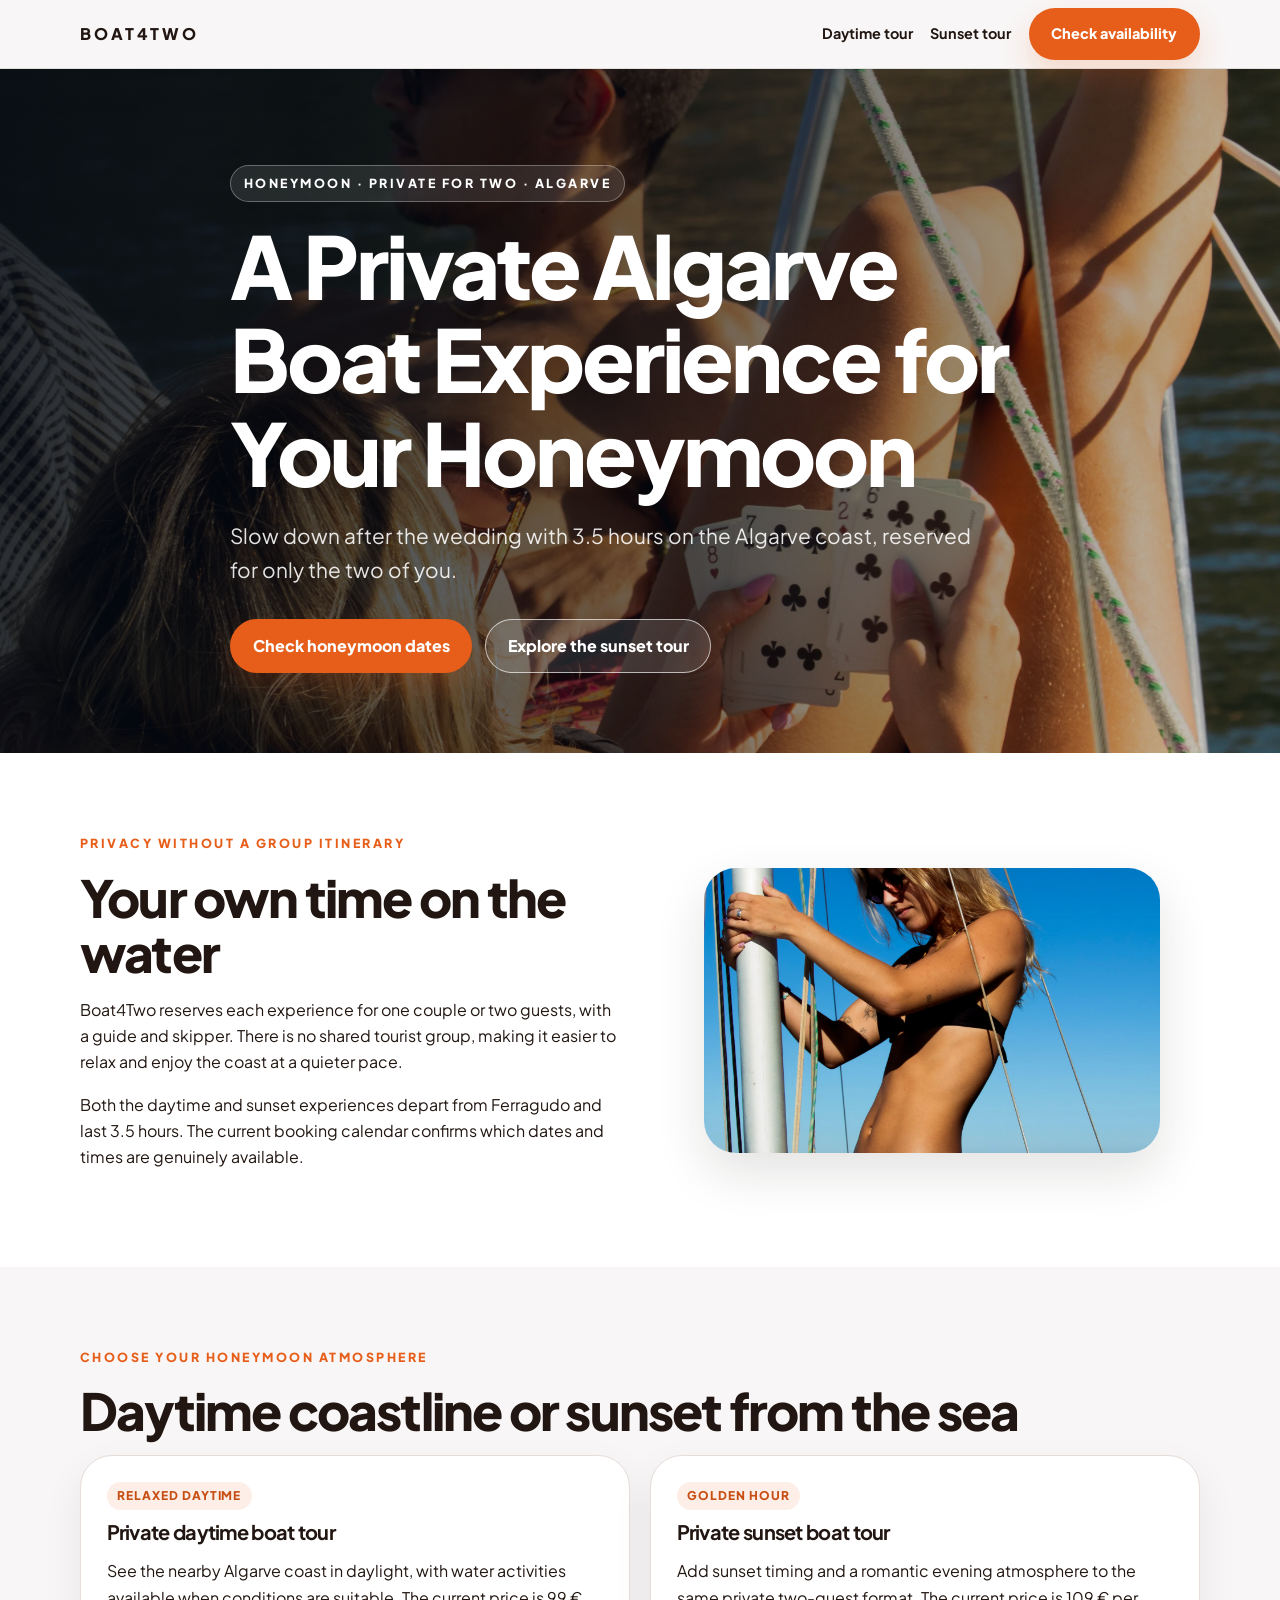
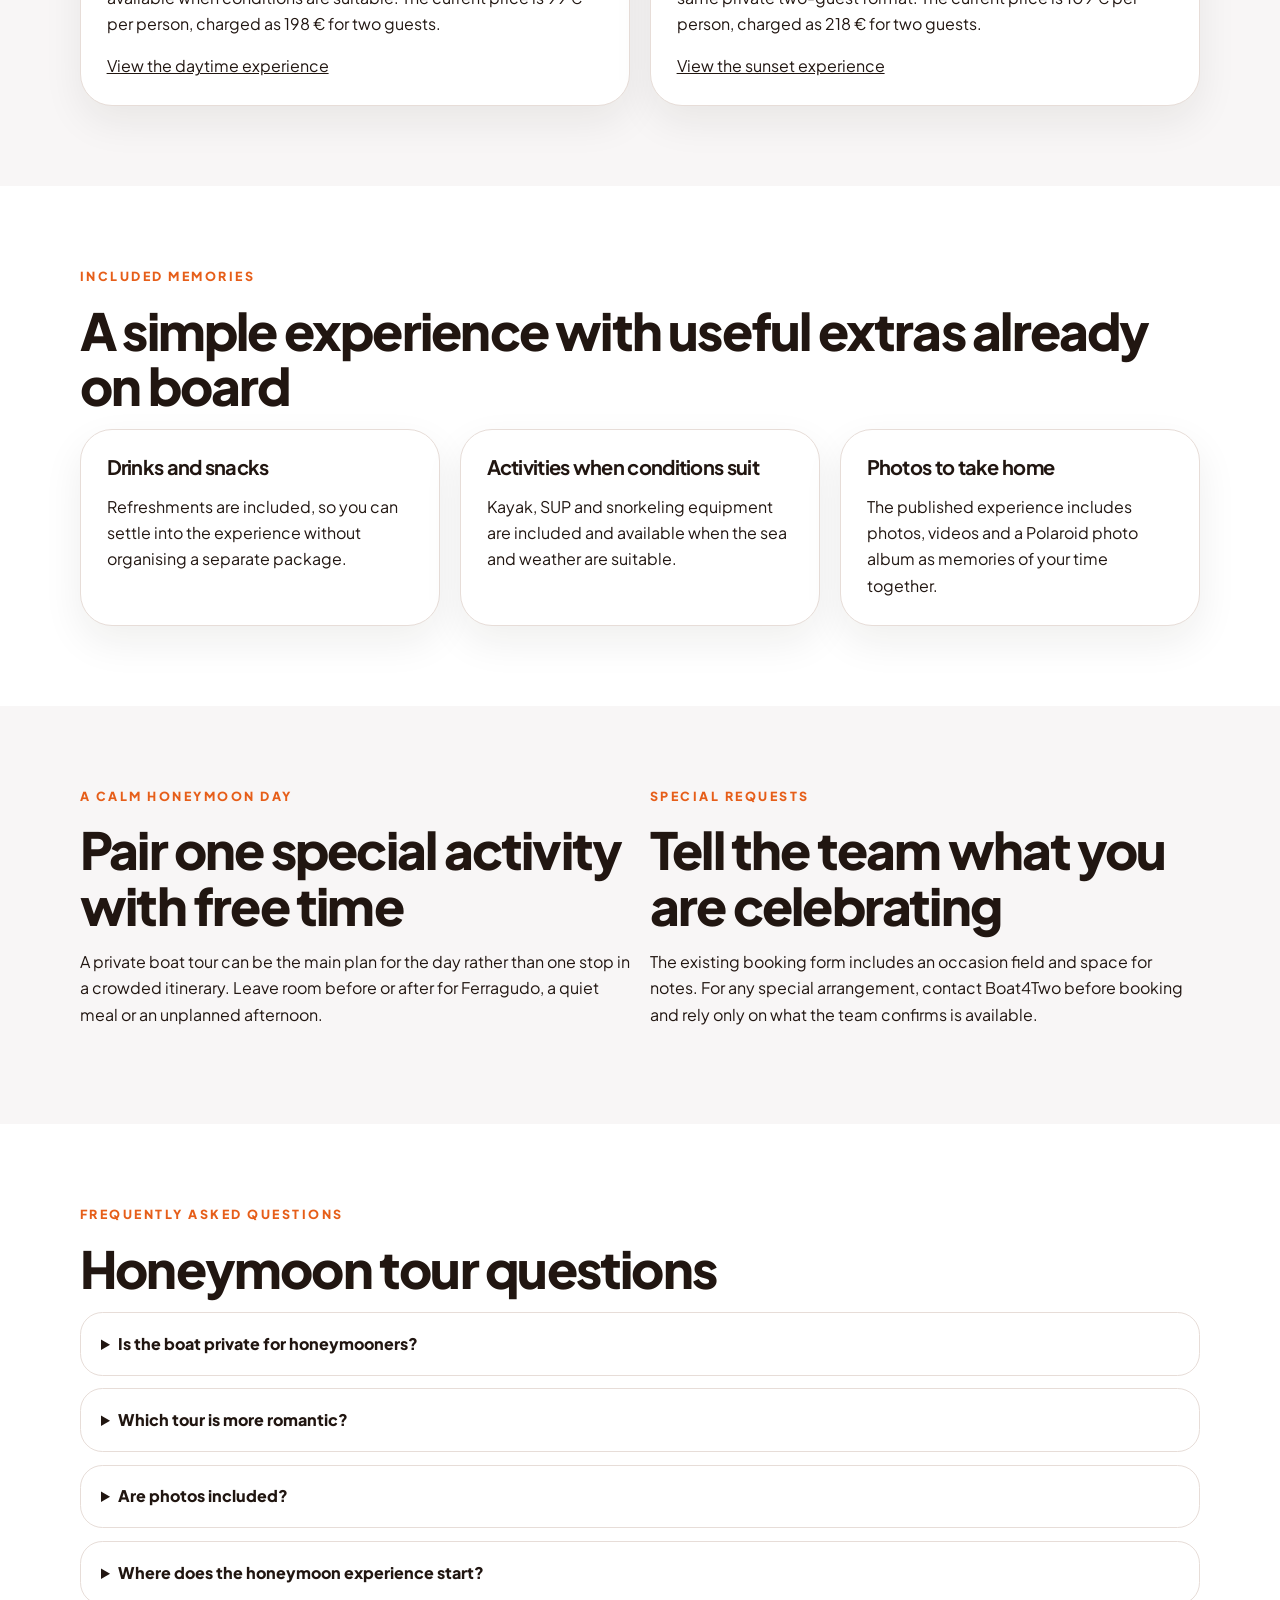
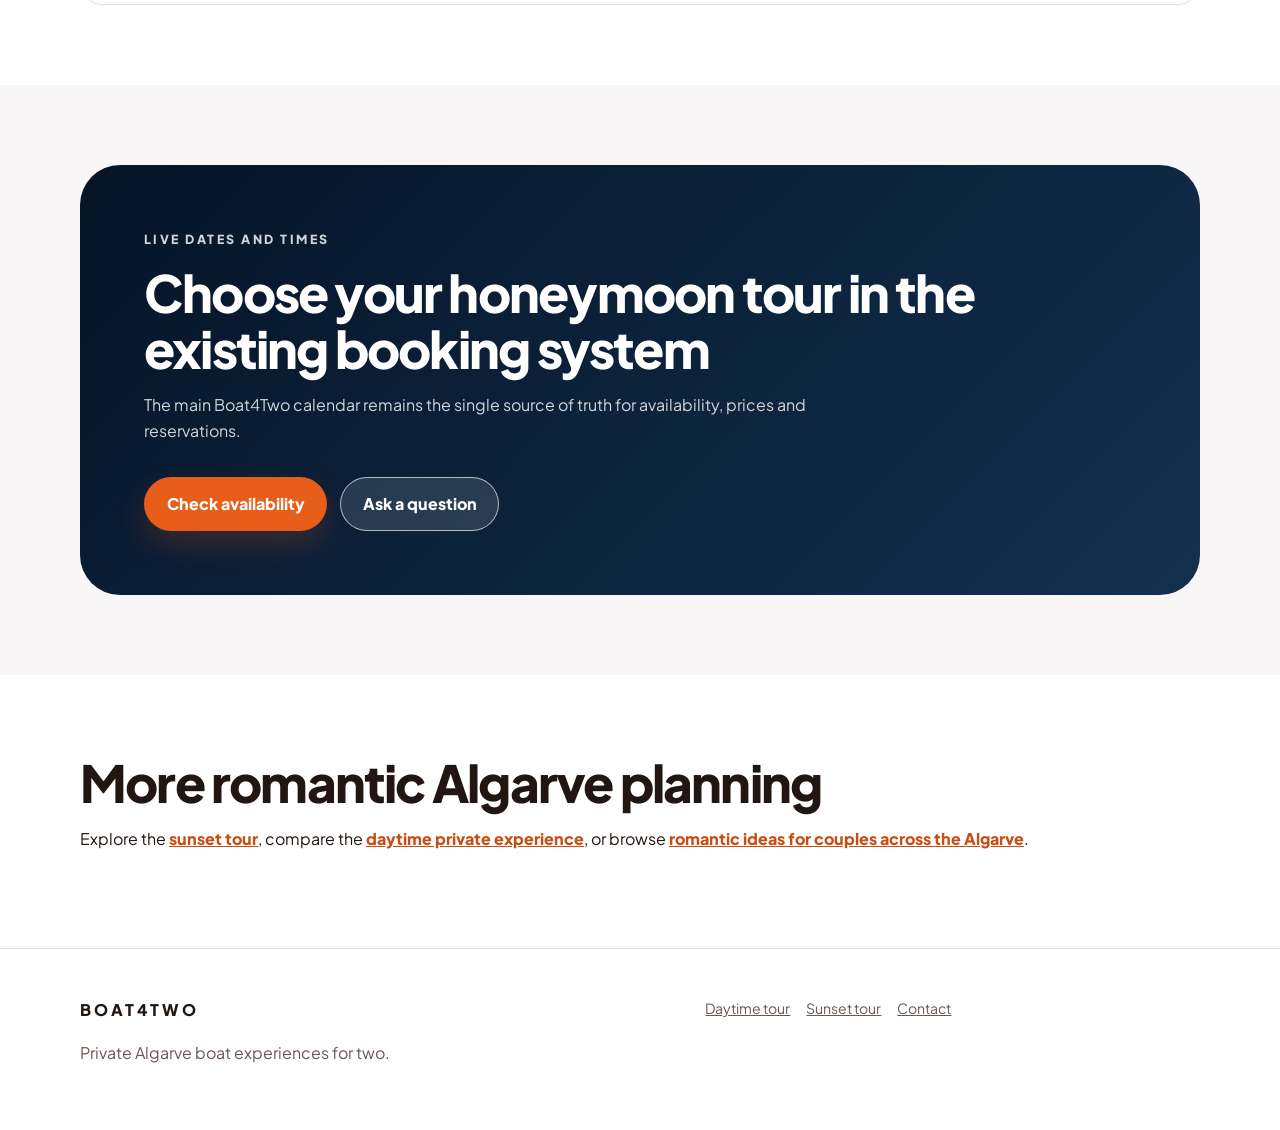
<file: honeymoon-boat-tour-algarve/index.html>
<!doctype html>
<html lang="en">
<head>
  <meta charset="utf-8">
  <meta name="viewport" content="width=device-width, initial-scale=1">
  <title>Private Honeymoon Boat Experience Algarve | Boat4Two</title>
  <meta name="description" content="A private Algarve boat experience for two honeymooners, with daytime and sunset tours from Ferragudo, refreshments, activities and photos included.">
  <link rel="canonical" href="https://boat4two.com/honeymoon-boat-tour-algarve/">
  <meta property="og:type" content="website">
  <meta property="og:site_name" content="Boat4Two">
  <meta property="og:title" content="Private Honeymoon Boat Experience Algarve | Boat4Two">
  <meta property="og:description" content="A relaxed private Algarve boat experience reserved for two honeymooners.">
  <meta property="og:url" content="https://boat4two.com/honeymoon-boat-tour-algarve/">
  <meta property="og:image" content="https://boat4two.com/images-boat4two/jogar%20as%20cartas%20os%20dois%20encostados.webp">
  <meta name="twitter:card" content="summary_large_image">
  <link rel="icon" href="/favicon.ico" sizes="any">
  <link rel="preconnect" href="https://fonts.googleapis.com">
  <link rel="preconnect" href="https://fonts.gstatic.com" crossorigin>
  <link href="https://fonts.googleapis.com/css2?family=Plus+Jakarta+Sans:wght@400;500;700;800&display=swap" rel="stylesheet">
  <link rel="stylesheet" href="/seo.css">
  <script type="application/ld+json">
  {
    "@context": "https://schema.org",
    "@type": "WebPage",
    "@id": "https://boat4two.com/honeymoon-boat-tour-algarve/#page",
    "url": "https://boat4two.com/honeymoon-boat-tour-algarve/",
    "name": "A Private Algarve Boat Experience for Your Honeymoon",
    "description": "A guide to choosing a private Boat4Two daytime or sunset experience for an Algarve honeymoon.",
    "about": { "@id": "https://boat4two.com/#business" },
    "isPartOf": { "@id": "https://boat4two.com/" }
  }
  </script>
</head>
<body>
  <header class="site-header"><nav class="nav" aria-label="Main navigation"><a class="brand" href="/">BOAT4TWO</a><div class="nav-links"><a href="/private-boat-tour-algarve/">Daytime tour</a><a href="/private-sunset-boat-tour-algarve/">Sunset tour</a><a class="button" href="https://boat4two.com/#select-tour-popup">Check availability</a></div></nav></header>

  <main>
    <section class="hero">
      <img class="hero-image" src="/images-boat4two/jogar%20as%20cartas%20os%20dois%20encostados.webp" width="3200" height="4000" alt="Couple relaxing together on a private Algarve honeymoon boat tour">
      <div class="container hero-content">
        <p class="eyebrow">Honeymoon · Private for two · Algarve</p>
        <h1>A Private Algarve Boat Experience for Your Honeymoon</h1>
        <p class="lead">Slow down after the wedding with 3.5 hours on the Algarve coast, reserved for only the two of you.</p>
        <div class="actions"><a class="button" href="https://boat4two.com/#select-tour-popup">Check honeymoon dates</a><a class="button button-secondary" href="/private-sunset-boat-tour-algarve/">Explore the sunset tour</a></div>
      </div>
    </section>

    <section class="section section-white">
      <div class="container split">
        <div>
          <p class="eyebrow">Privacy without a group itinerary</p>
          <h2>Your own time on the water</h2>
          <p>Boat4Two reserves each experience for one couple or two guests, with a guide and skipper. There is no shared tourist group, making it easier to relax and enjoy the coast at a quieter pace.</p>
          <p>Both the daytime and sunset experiences depart from Ferragudo and last 3.5 hours. The current booking calendar confirms which dates and times are genuinely available.</p>
        </div>
        <figure class="feature-image"><img src="/images-boat4two/sofia%20de%20lado.webp" width="3200" height="4000" alt="Relaxed private Boat4Two experience during an Algarve honeymoon"></figure>
      </div>
    </section>

    <section class="section">
      <div class="container">
        <p class="eyebrow">Choose your honeymoon atmosphere</p>
        <h2>Daytime coastline or sunset from the sea</h2>
        <div class="grid-2">
          <article class="card"><span class="category">Relaxed daytime</span><h3>Private daytime boat tour</h3><p>See the nearby Algarve coast in daylight, with water activities available when conditions are suitable. The current price is 99 € per person, charged as 198 € for two guests.</p><p><a href="/private-boat-tour-algarve/">View the daytime experience</a></p></article>
          <article class="card"><span class="category">Golden hour</span><h3>Private sunset boat tour</h3><p>Add sunset timing and a romantic evening atmosphere to the same private two-guest format. The current price is 109 € per person, charged as 218 € for two guests.</p><p><a href="/private-sunset-boat-tour-algarve/">View the sunset experience</a></p></article>
        </div>
      </div>
    </section>

    <section class="section section-white">
      <div class="container">
        <p class="eyebrow">Included memories</p>
        <h2>A simple experience with useful extras already on board</h2>
        <div class="grid-3">
          <article class="card"><h3>Drinks and snacks</h3><p>Refreshments are included, so you can settle into the experience without organising a separate package.</p></article>
          <article class="card"><h3>Activities when conditions suit</h3><p>Kayak, SUP and snorkeling equipment are included and available when the sea and weather are suitable.</p></article>
          <article class="card"><h3>Photos to take home</h3><p>The published experience includes photos, videos and a Polaroid photo album as memories of your time together.</p></article>
        </div>
      </div>
    </section>

    <section class="section">
      <div class="container grid-2">
        <article><p class="eyebrow">A calm honeymoon day</p><h2>Pair one special activity with free time</h2><p>A private boat tour can be the main plan for the day rather than one stop in a crowded itinerary. Leave room before or after for Ferragudo, a quiet meal or an unplanned afternoon.</p></article>
        <article><p class="eyebrow">Special requests</p><h2>Tell the team what you are celebrating</h2><p>The existing booking form includes an occasion field and space for notes. For any special arrangement, contact Boat4Two before booking and rely only on what the team confirms is available.</p></article>
      </div>
    </section>

    <section class="section section-white">
      <div class="container"><p class="eyebrow">Frequently asked questions</p><h2>Honeymoon tour questions</h2><div class="faq">
        <details><summary>Is the boat private for honeymooners?</summary><p>Yes. Boat4Two tours are reserved for two passengers only, accompanied by a guide and skipper.</p></details>
        <details><summary>Which tour is more romantic?</summary><p>The sunset tour adds golden-hour and sunset timing, while the daytime tour offers a bright and relaxed coastal experience. Choose the atmosphere that suits you.</p></details>
        <details><summary>Are photos included?</summary><p>Photos, videos and a Polaroid photo album are included in the published tour information.</p></details>
        <details><summary>Where does the honeymoon experience start?</summary><p>Both current tours start and finish in Ferragudo. Meeting details are provided after booking.</p></details>
      </div></div>
    </section>

    <section class="section"><div class="container cta"><p class="eyebrow">Live dates and times</p><h2>Choose your honeymoon tour in the existing booking system</h2><p>The main Boat4Two calendar remains the single source of truth for availability, prices and reservations.</p><div class="actions"><a class="button" href="https://boat4two.com/#select-tour-popup">Check availability</a><a class="button button-secondary" href="https://boat4two.com/#contact-cta">Ask a question</a></div></div></section>

    <section class="section section-white related"><div class="container"><h2>More romantic Algarve planning</h2><p>Explore the <a href="/private-sunset-boat-tour-algarve/">sunset tour</a>, compare the <a href="/private-boat-tour-algarve/">daytime private experience</a>, or browse <a href="/romantic-things-to-do-algarve-couples/">romantic ideas for couples across the Algarve</a>.</p></div></section>
  </main>

  <footer class="site-footer"><div class="container footer-grid"><div><a class="brand" href="/">BOAT4TWO</a><p class="muted">Private Algarve boat experiences for two.</p></div><nav class="footer-links" aria-label="Footer navigation"><a href="/private-boat-tour-algarve/">Daytime tour</a><a href="/private-sunset-boat-tour-algarve/">Sunset tour</a><a href="https://boat4two.com/#contact-cta">Contact</a></nav></div></footer>
</body>
</html>
</file>
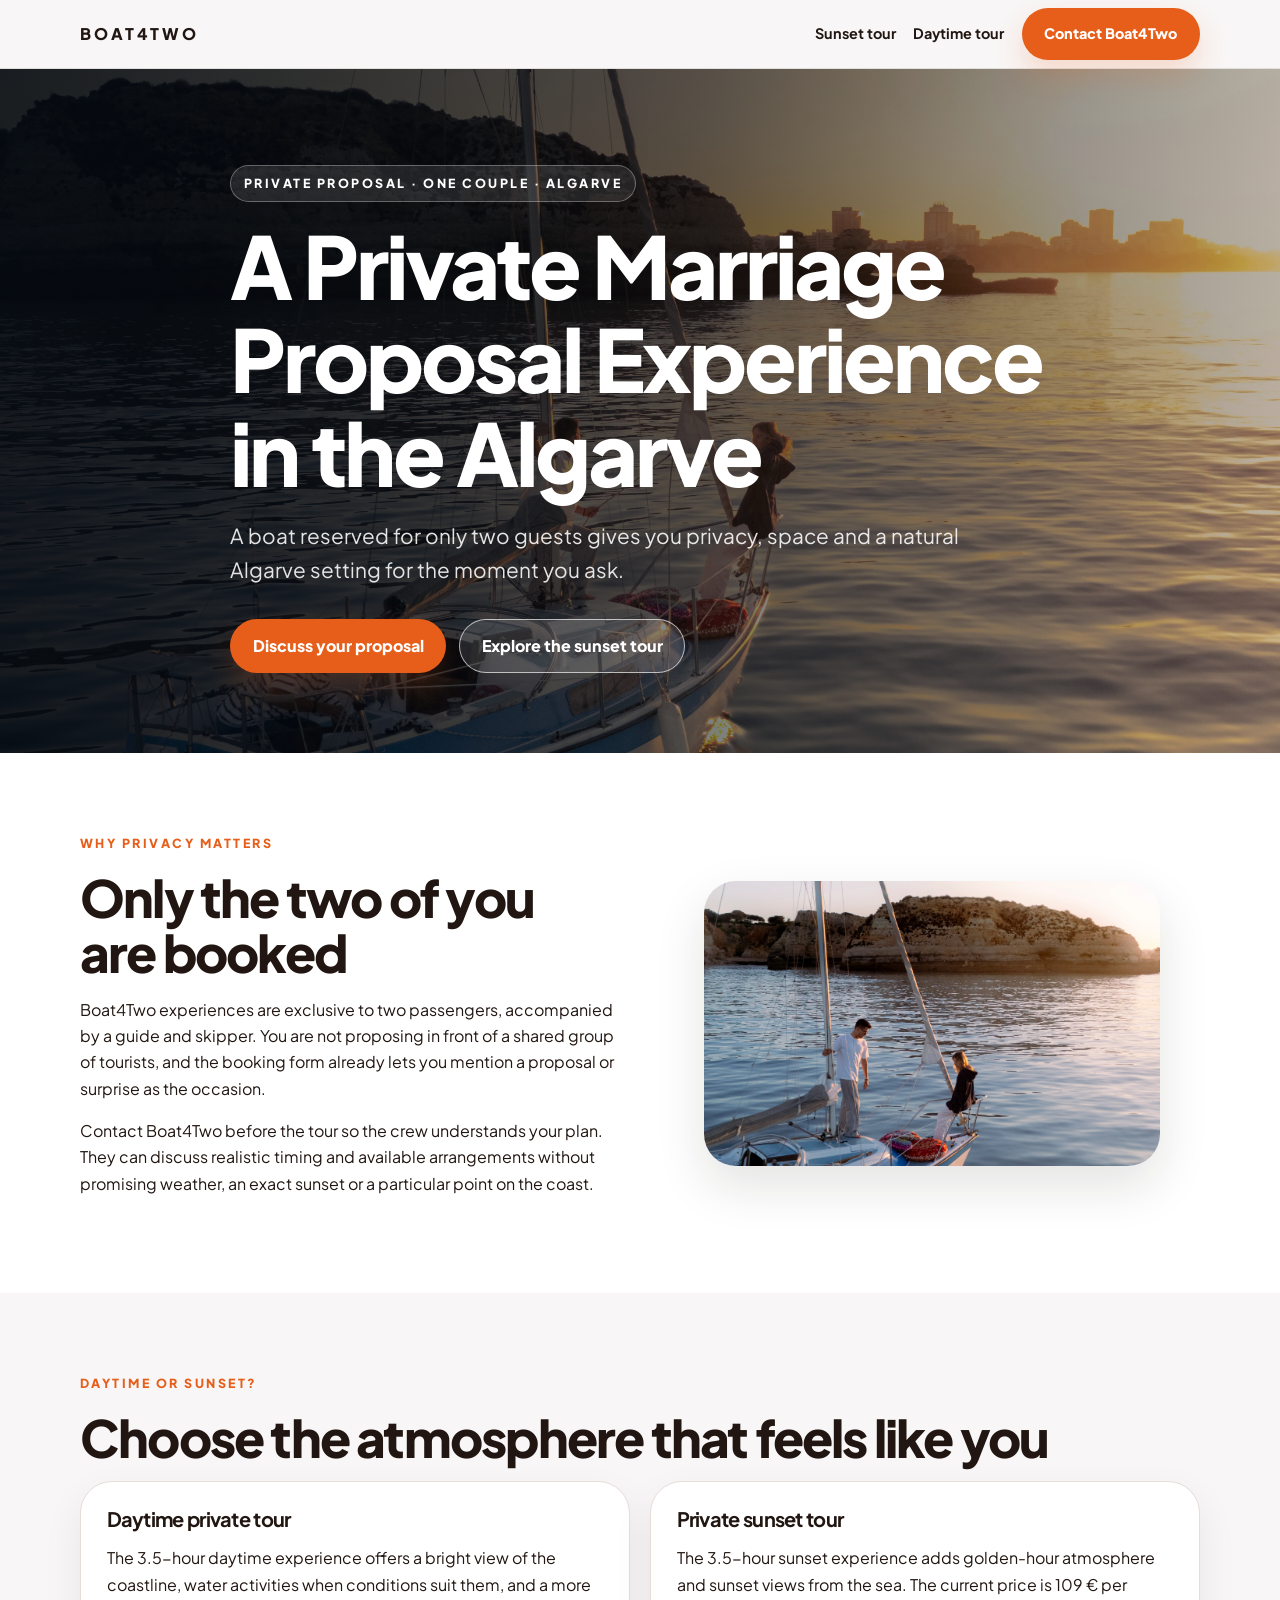
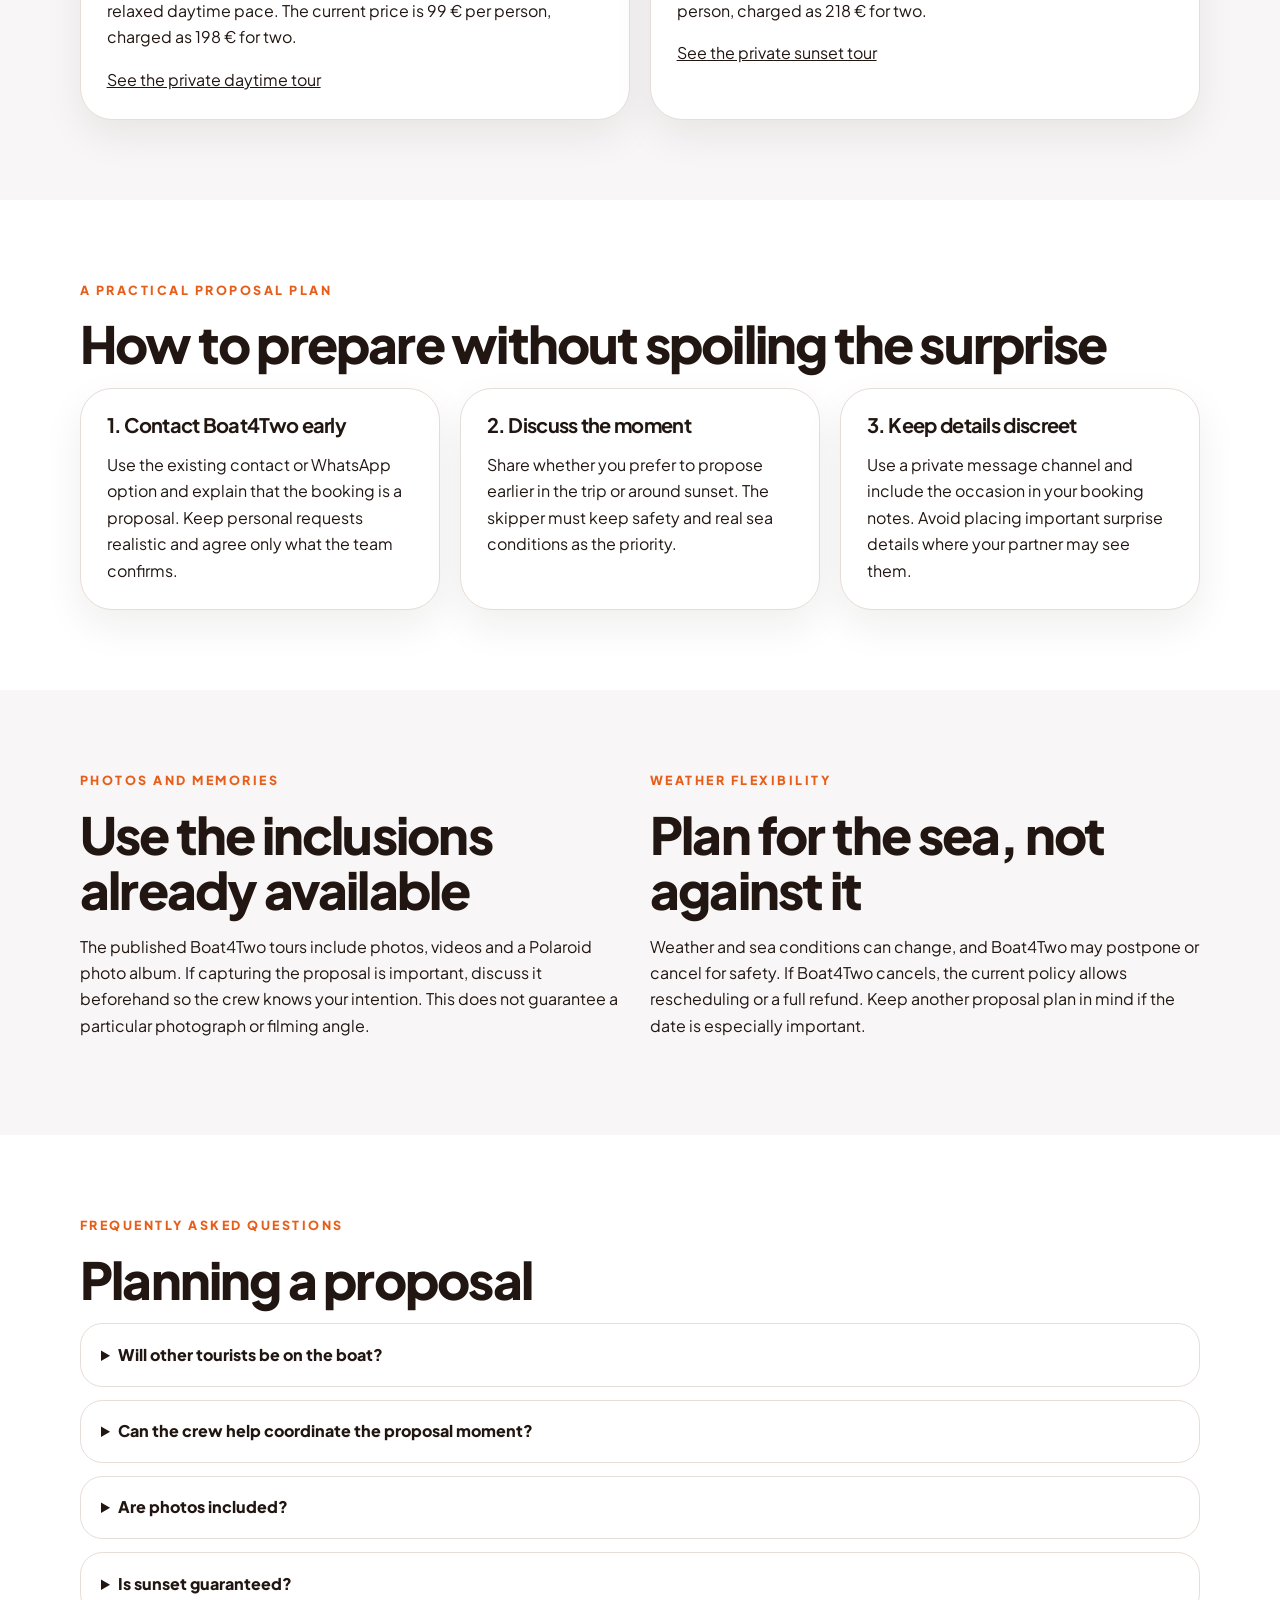
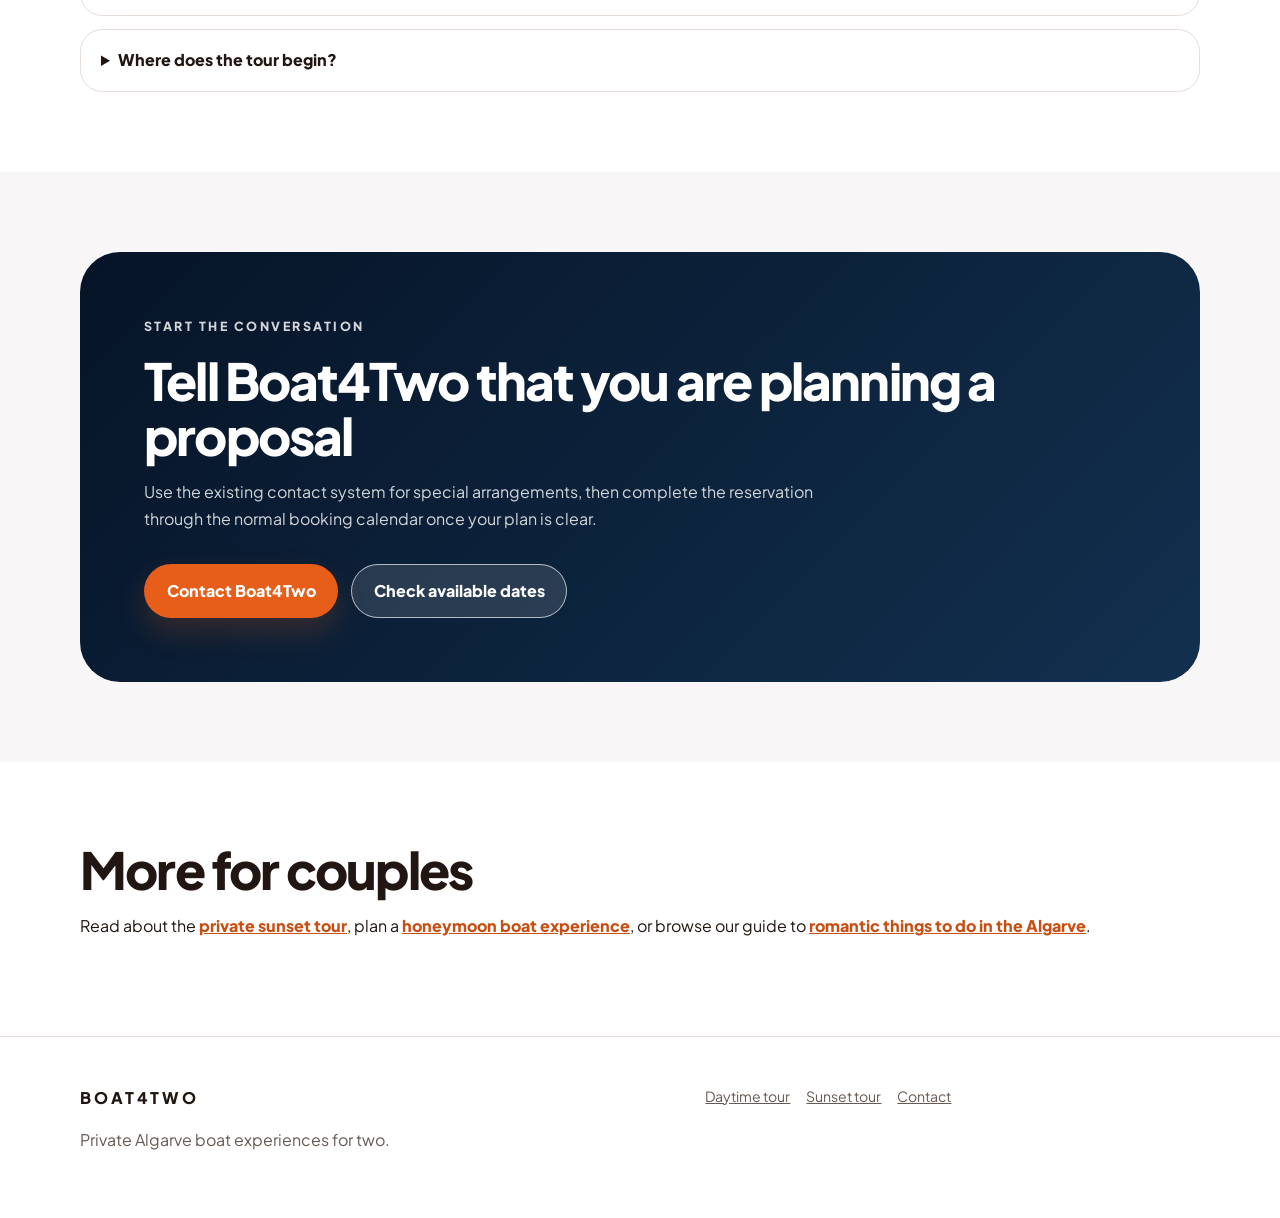
<file: marriage-proposal-boat-algarve/index.html>
<!doctype html>
<html lang="en">
<head>
  <meta charset="utf-8">
  <meta name="viewport" content="width=device-width, initial-scale=1">
  <title>Marriage Proposal Boat Tour Algarve | Private for Two</title>
  <meta name="description" content="Plan a private marriage proposal boat experience in the Algarve for two, departing from Ferragudo with daytime and sunset tour options.">
  <link rel="canonical" href="https://boat4two.com/marriage-proposal-boat-algarve/">
  <meta property="og:type" content="website">
  <meta property="og:site_name" content="Boat4Two">
  <meta property="og:title" content="Marriage Proposal Boat Tour Algarve | Private for Two">
  <meta property="og:description" content="A discreet private Algarve boat experience for one couple and an unforgettable question.">
  <meta property="og:url" content="https://boat4two.com/marriage-proposal-boat-algarve/">
  <meta property="og:image" content="https://boat4two.com/images-boat4two/por%20do%20sol%20barco.webp">
  <meta name="twitter:card" content="summary_large_image">
  <link rel="icon" href="/favicon.ico" sizes="any">
  <link rel="preconnect" href="https://fonts.googleapis.com">
  <link rel="preconnect" href="https://fonts.gstatic.com" crossorigin>
  <link href="https://fonts.googleapis.com/css2?family=Plus+Jakarta+Sans:wght@400;500;700;800&display=swap" rel="stylesheet">
  <link rel="stylesheet" href="/seo.css">
  <script type="application/ld+json">
  {
    "@context": "https://schema.org",
    "@type": "WebPage",
    "@id": "https://boat4two.com/marriage-proposal-boat-algarve/#page",
    "url": "https://boat4two.com/marriage-proposal-boat-algarve/",
    "name": "A Private Marriage Proposal Experience in the Algarve",
    "description": "Practical guidance for planning a private marriage proposal on a Boat4Two daytime or sunset tour from Ferragudo.",
    "about": { "@id": "https://boat4two.com/#business" },
    "isPartOf": { "@id": "https://boat4two.com/" }
  }
  </script>
</head>
<body>
  <header class="site-header">
    <nav class="nav" aria-label="Main navigation">
      <a class="brand" href="/">BOAT4TWO</a>
      <div class="nav-links"><a href="/private-sunset-boat-tour-algarve/">Sunset tour</a><a href="/private-boat-tour-algarve/">Daytime tour</a><a class="button" href="https://boat4two.com/#contact-cta">Contact Boat4Two</a></div>
    </nav>
  </header>

  <main>
    <section class="hero">
      <img class="hero-image" src="/images-boat4two/por%20do%20sol%20barco.webp" width="4838" height="6048" alt="Private boat setting for a marriage proposal in the Algarve">
      <div class="container hero-content">
        <p class="eyebrow">Private proposal · One couple · Algarve</p>
        <h1>A Private Marriage Proposal Experience in the Algarve</h1>
        <p class="lead">A boat reserved for only two guests gives you privacy, space and a natural Algarve setting for the moment you ask.</p>
        <div class="actions"><a class="button" href="https://boat4two.com/#contact-cta">Discuss your proposal</a><a class="button button-secondary" href="/private-sunset-boat-tour-algarve/">Explore the sunset tour</a></div>
      </div>
    </section>

    <section class="section section-white">
      <div class="container split">
        <div>
          <p class="eyebrow">Why privacy matters</p>
          <h2>Only the two of you are booked</h2>
          <p>Boat4Two experiences are exclusive to two passengers, accompanied by a guide and skipper. You are not proposing in front of a shared group of tourists, and the booking form already lets you mention a proposal or surprise as the occasion.</p>
          <p>Contact Boat4Two before the tour so the crew understands your plan. They can discuss realistic timing and available arrangements without promising weather, an exact sunset or a particular point on the coast.</p>
        </div>
        <figure class="feature-image"><img src="/images-boat4two/ricky%20e%20sofia%20amor%20tour.webp" width="4677" height="5846" alt="Couple sharing a private Boat4Two experience near Ferragudo"></figure>
      </div>
    </section>

    <section class="section">
      <div class="container">
        <p class="eyebrow">Daytime or sunset?</p>
        <h2>Choose the atmosphere that feels like you</h2>
        <div class="grid-2">
          <article class="card"><h3>Daytime private tour</h3><p>The 3.5-hour daytime experience offers a bright view of the coastline, water activities when conditions suit them, and a more relaxed daytime pace. The current price is 99 € per person, charged as 198 € for two.</p><p><a href="/private-boat-tour-algarve/">See the private daytime tour</a></p></article>
          <article class="card"><h3>Private sunset tour</h3><p>The 3.5-hour sunset experience adds golden-hour atmosphere and sunset views from the sea. The current price is 109 € per person, charged as 218 € for two.</p><p><a href="/private-sunset-boat-tour-algarve/">See the private sunset tour</a></p></article>
        </div>
      </div>
    </section>

    <section class="section section-white">
      <div class="container">
        <p class="eyebrow">A practical proposal plan</p>
        <h2>How to prepare without spoiling the surprise</h2>
        <div class="grid-3">
          <article class="card"><h3>1. Contact Boat4Two early</h3><p>Use the existing contact or WhatsApp option and explain that the booking is a proposal. Keep personal requests realistic and agree only what the team confirms.</p></article>
          <article class="card"><h3>2. Discuss the moment</h3><p>Share whether you prefer to propose earlier in the trip or around sunset. The skipper must keep safety and real sea conditions as the priority.</p></article>
          <article class="card"><h3>3. Keep details discreet</h3><p>Use a private message channel and include the occasion in your booking notes. Avoid placing important surprise details where your partner may see them.</p></article>
        </div>
      </div>
    </section>

    <section class="section">
      <div class="container grid-2">
        <article>
          <p class="eyebrow">Photos and memories</p>
          <h2>Use the inclusions already available</h2>
          <p>The published Boat4Two tours include photos, videos and a Polaroid photo album. If capturing the proposal is important, discuss it beforehand so the crew knows your intention. This does not guarantee a particular photograph or filming angle.</p>
        </article>
        <article>
          <p class="eyebrow">Weather flexibility</p>
          <h2>Plan for the sea, not against it</h2>
          <p>Weather and sea conditions can change, and Boat4Two may postpone or cancel for safety. If Boat4Two cancels, the current policy allows rescheduling or a full refund. Keep another proposal plan in mind if the date is especially important.</p>
        </article>
      </div>
    </section>

    <section class="section section-white">
      <div class="container">
        <p class="eyebrow">Frequently asked questions</p>
        <h2>Planning a proposal</h2>
        <div class="faq">
          <details><summary>Will other tourists be on the boat?</summary><p>No. A Boat4Two tour is reserved for two passengers, together with the guide and skipper.</p></details>
          <details><summary>Can the crew help coordinate the proposal moment?</summary><p>Contact Boat4Two beforehand to discuss your idea, timing and any arrangements the team can genuinely provide. Safety and conditions on the day remain the priority.</p></details>
          <details><summary>Are photos included?</summary><p>The published tours include photos, videos and a Polaroid photo album. Discuss the proposal in advance if capturing the moment is important.</p></details>
          <details><summary>Is sunset guaranteed?</summary><p>No. Sunset light and visibility depend on weather and sea conditions. Choose the sunset tour for the planned timing, but keep expectations flexible.</p></details>
          <details><summary>Where does the tour begin?</summary><p>Boat4Two tours start and finish in Ferragudo. Meeting details are sent after booking.</p></details>
        </div>
      </div>
    </section>

    <section class="section">
      <div class="container cta">
        <p class="eyebrow">Start the conversation</p>
        <h2>Tell Boat4Two that you are planning a proposal</h2>
        <p>Use the existing contact system for special arrangements, then complete the reservation through the normal booking calendar once your plan is clear.</p>
        <div class="actions"><a class="button" href="https://boat4two.com/#contact-cta">Contact Boat4Two</a><a class="button button-secondary" href="https://boat4two.com/#select-tour-popup">Check available dates</a></div>
      </div>
    </section>

    <section class="section section-white related"><div class="container"><h2>More for couples</h2><p>Read about the <a href="/private-sunset-boat-tour-algarve/">private sunset tour</a>, plan a <a href="/honeymoon-boat-tour-algarve/">honeymoon boat experience</a>, or browse our guide to <a href="/romantic-things-to-do-algarve-couples/">romantic things to do in the Algarve</a>.</p></div></section>
  </main>

  <footer class="site-footer"><div class="container footer-grid"><div><a class="brand" href="/">BOAT4TWO</a><p class="muted">Private Algarve boat experiences for two.</p></div><nav class="footer-links" aria-label="Footer navigation"><a href="/private-boat-tour-algarve/">Daytime tour</a><a href="/private-sunset-boat-tour-algarve/">Sunset tour</a><a href="https://boat4two.com/#contact-cta">Contact</a></nav></div></footer>
</body>
</html>
</file>
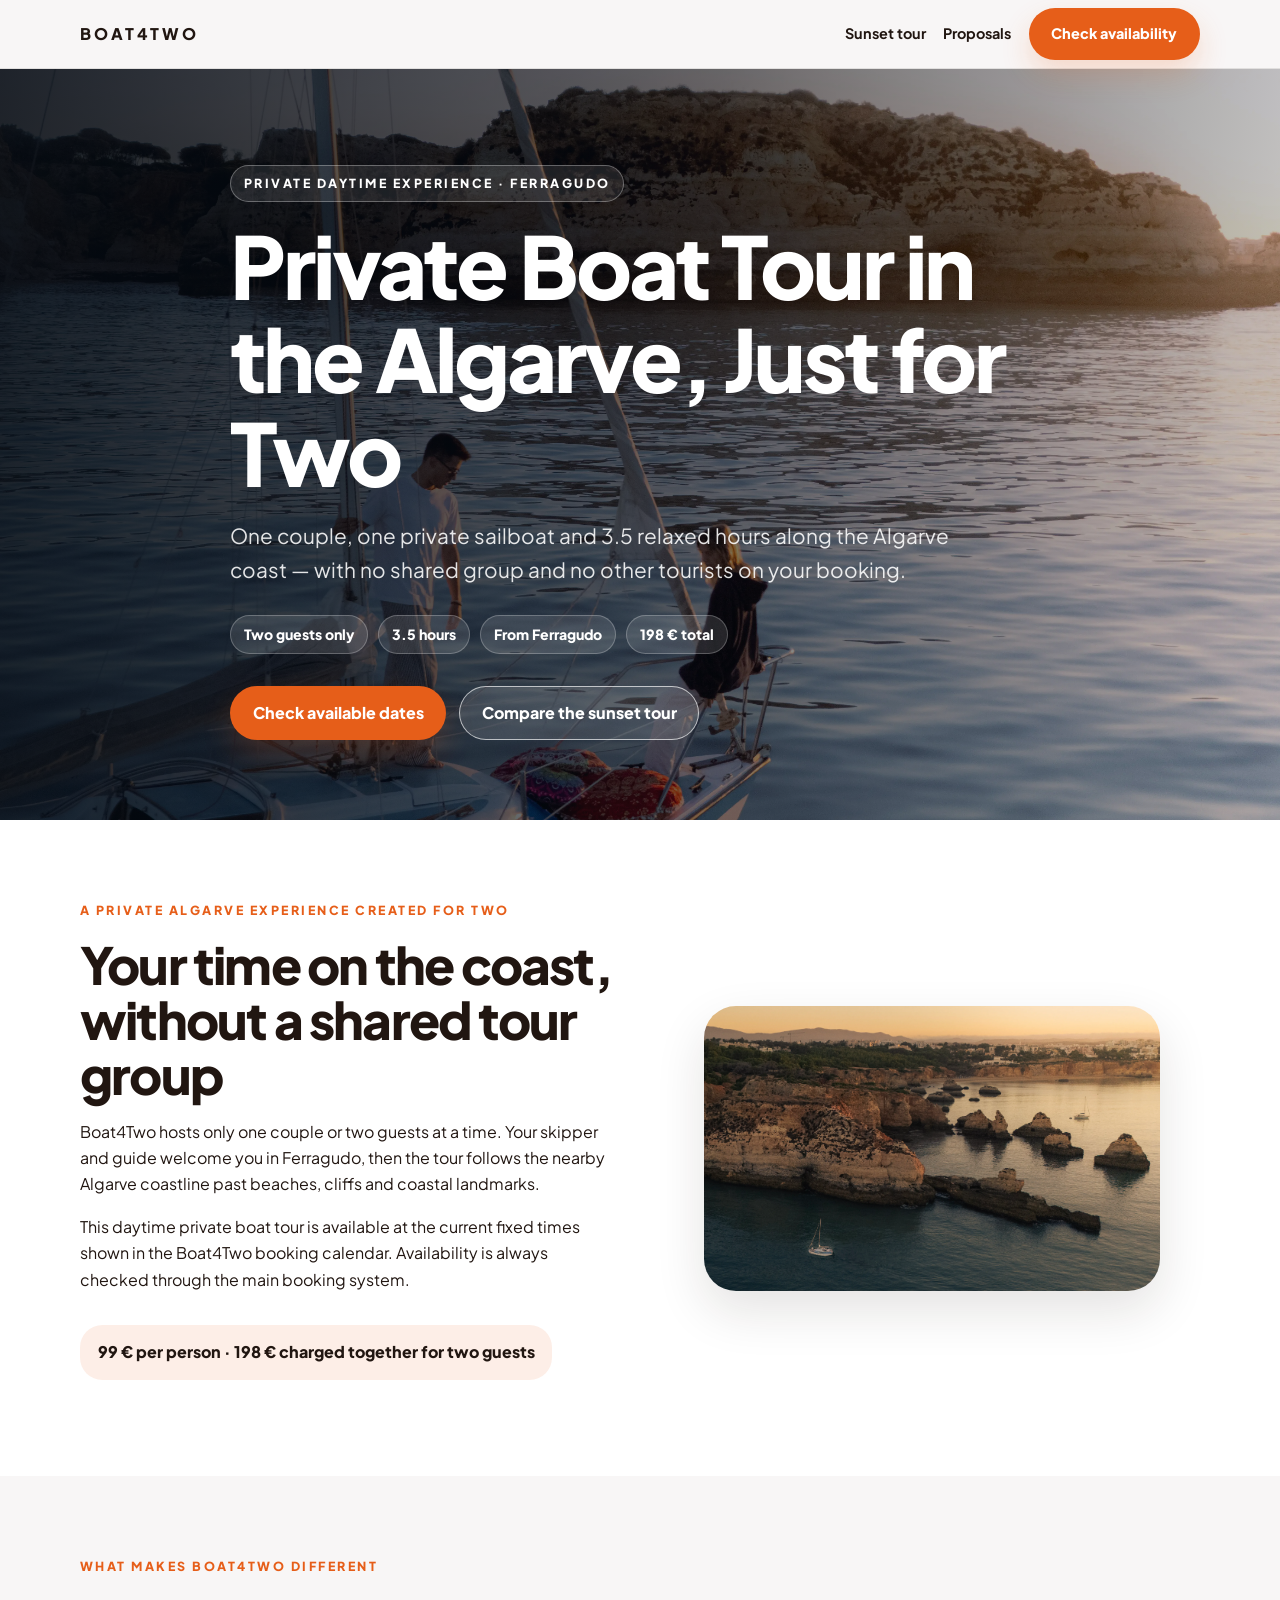
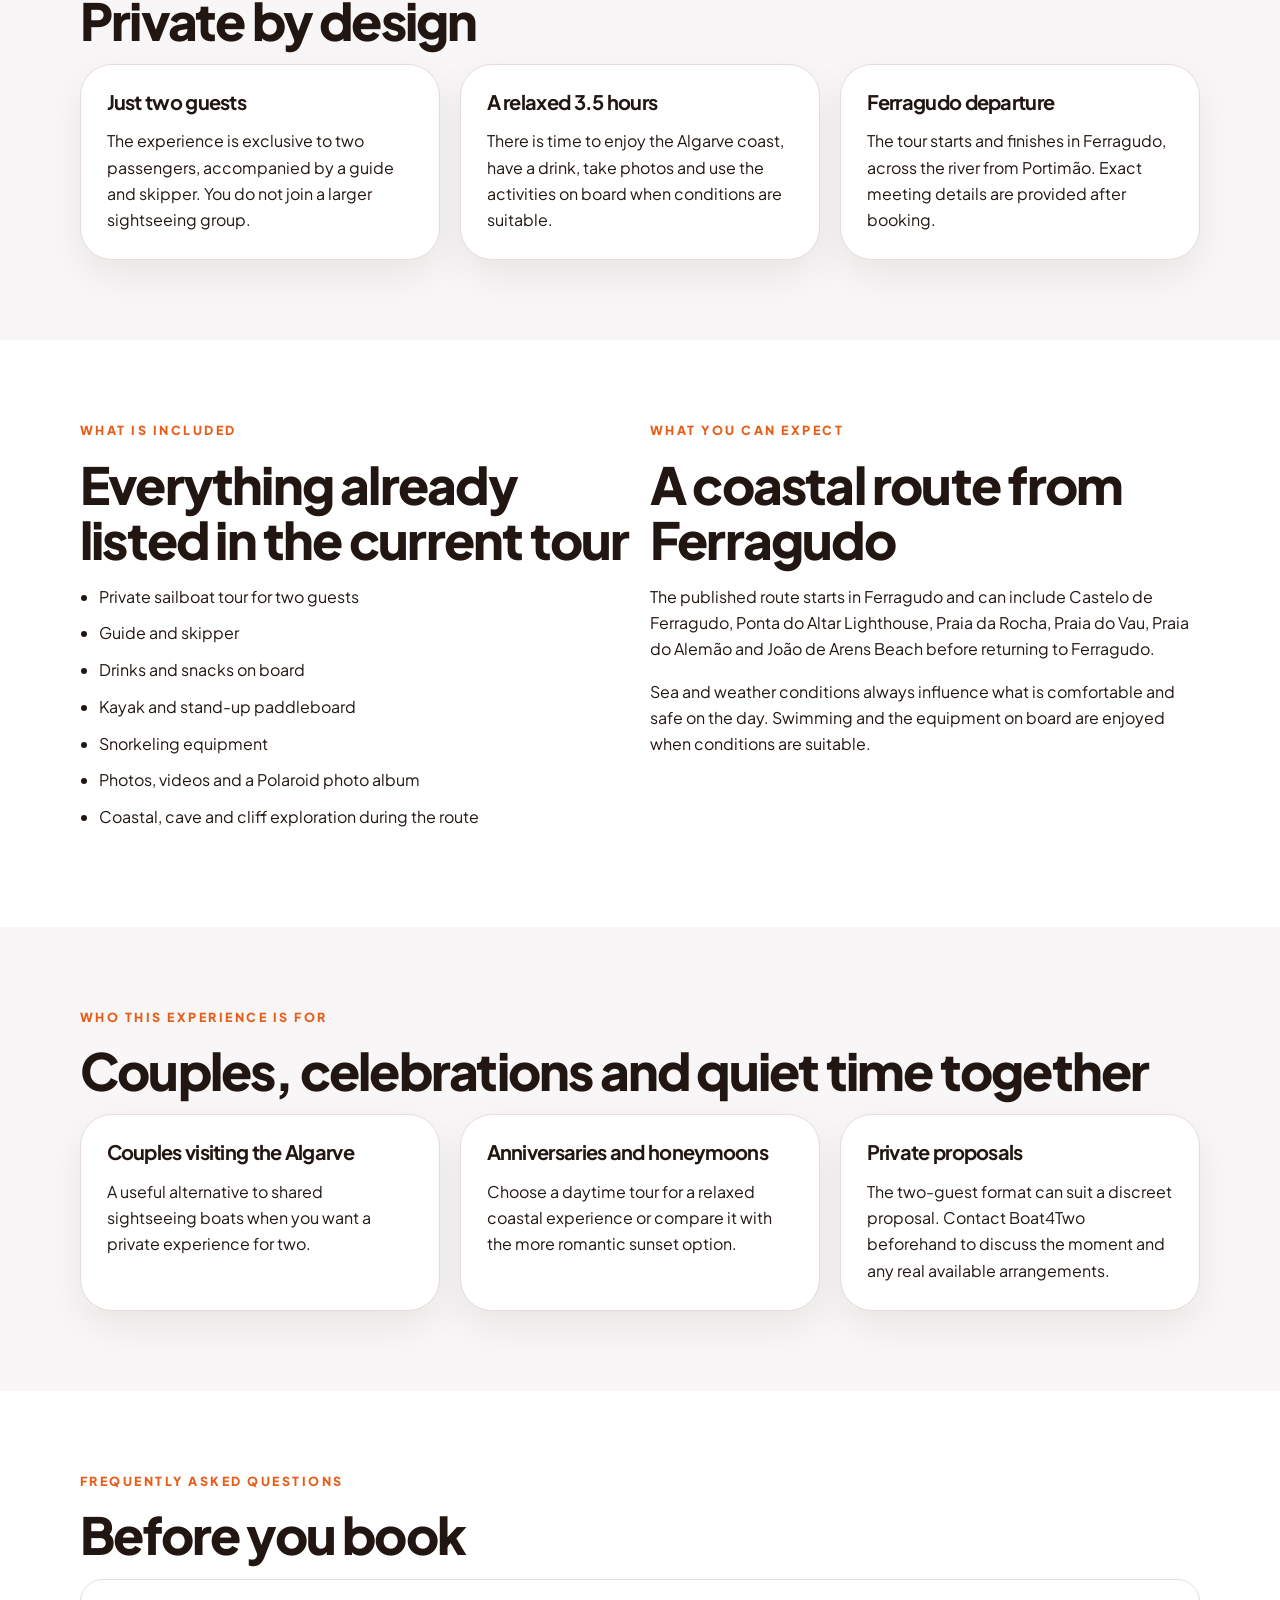
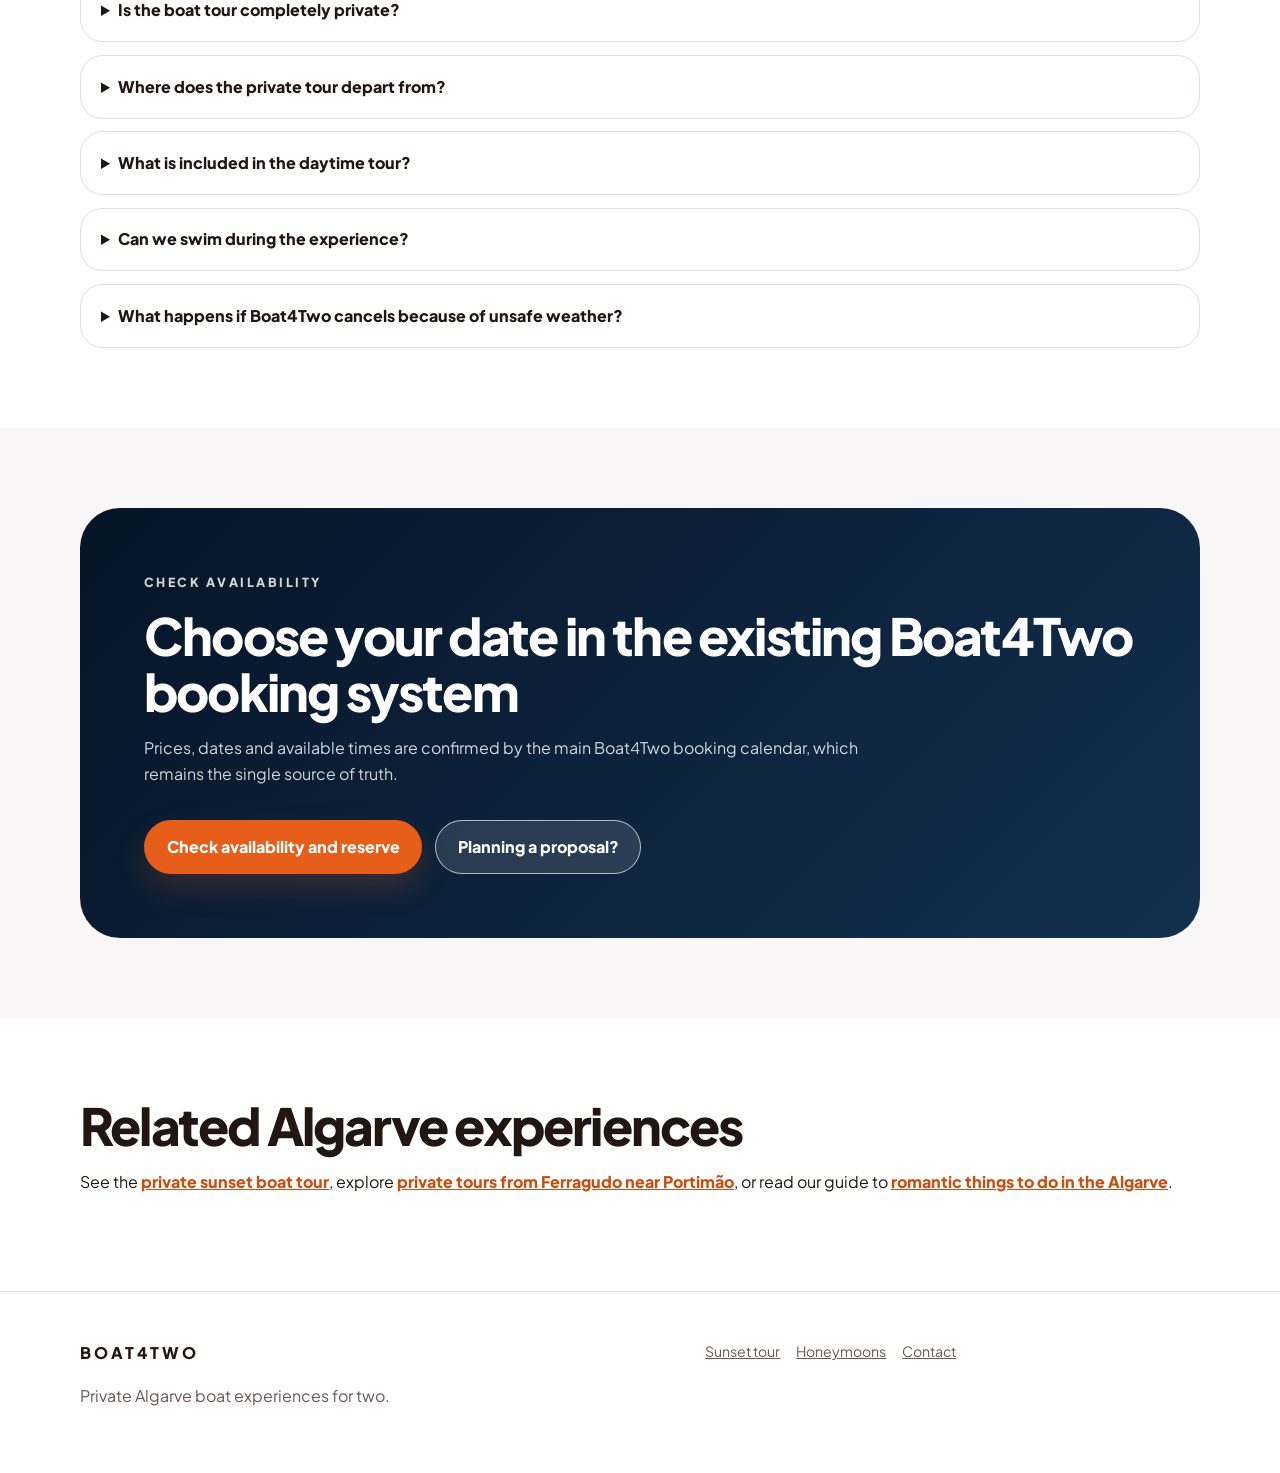
<file: private-boat-tour-algarve/index.html>
<!doctype html>
<html lang="en">
<head>
  <meta charset="utf-8">
  <meta name="viewport" content="width=device-width, initial-scale=1">
  <title>Private Boat Tour Algarve for Couples | Boat4Two</title>
  <meta name="description" content="A completely private 3.5-hour Algarve boat tour for one couple, departing from Ferragudo with drinks, snacks, water activities and photos included.">
  <link rel="canonical" href="https://boat4two.com/private-boat-tour-algarve/">
  <meta property="og:type" content="website">
  <meta property="og:site_name" content="Boat4Two">
  <meta property="og:title" content="Private Boat Tour Algarve for Couples | Boat4Two">
  <meta property="og:description" content="A private Algarve boat experience created exclusively for two guests.">
  <meta property="og:url" content="https://boat4two.com/private-boat-tour-algarve/">
  <meta property="og:image" content="https://boat4two.com/images-boat4two/ricky%20e%20sofia%20amor%20tour.webp">
  <meta name="twitter:card" content="summary_large_image">
  <link rel="icon" href="/favicon.ico" sizes="any">
  <link rel="preconnect" href="https://fonts.googleapis.com">
  <link rel="preconnect" href="https://fonts.gstatic.com" crossorigin>
  <link href="https://fonts.googleapis.com/css2?family=Plus+Jakarta+Sans:wght@400;500;700;800&display=swap" rel="stylesheet">
  <link rel="stylesheet" href="/seo.css">
  <script type="application/ld+json">
  {
    "@context": "https://schema.org",
    "@graph": [
      {
        "@type": "TouristTrip",
        "@id": "https://boat4two.com/private-boat-tour-algarve/#tour",
        "name": "Private Boat Tour in the Algarve for Two",
        "description": "A completely private 3.5-hour daytime boat tour for two guests, departing from Ferragudo along the Algarve coast.",
        "duration": "PT3H30M",
        "touristType": "Couples and two guests seeking a private Algarve experience",
        "provider": { "@id": "https://boat4two.com/#business" },
        "offers": {
          "@type": "Offer",
          "url": "https://boat4two.com/#select-tour-popup",
          "price": "198.00",
          "priceCurrency": "EUR",
          "description": "Total price for two guests; 99 EUR per person."
        }
      },
      {
        "@type": "FAQPage",
        "@id": "https://boat4two.com/private-boat-tour-algarve/#faq",
        "mainEntity": [
          {
            "@type": "Question",
            "name": "Is the boat tour completely private?",
            "acceptedAnswer": { "@type": "Answer", "text": "Yes. Every Boat4Two tour is private and reserved for just two guests at a time." }
          },
          {
            "@type": "Question",
            "name": "Where does the private tour depart from?",
            "acceptedAnswer": { "@type": "Answer", "text": "The tour starts and finishes in Ferragudo. Meeting details are provided after booking." }
          },
          {
            "@type": "Question",
            "name": "What is included in the daytime tour?",
            "acceptedAnswer": { "@type": "Answer", "text": "Drinks, snacks, kayak, SUP, snorkeling gear, photos, videos and a Polaroid photo album are included on board." }
          },
          {
            "@type": "Question",
            "name": "What happens if Boat4Two cancels because of unsafe weather?",
            "acceptedAnswer": { "@type": "Answer", "text": "If Boat4Two cancels due to weather or safety reasons, you may reschedule or receive a full refund." }
          }
        ]
      }
    ]
  }
  </script>
</head>
<body>
  <header class="site-header">
    <nav class="nav" aria-label="Main navigation">
      <a class="brand" href="/">BOAT4TWO</a>
      <div class="nav-links">
        <a href="/private-sunset-boat-tour-algarve/">Sunset tour</a>
        <a href="/marriage-proposal-boat-algarve/">Proposals</a>
        <a class="button" href="https://boat4two.com/#select-tour-popup">Check availability</a>
      </div>
    </nav>
  </header>

  <main>
    <section class="hero">
      <img class="hero-image" src="/images-boat4two/ricky%20e%20sofia%20amor%20tour.webp" width="4677" height="5846" alt="Couple enjoying a private Algarve boat tour">
      <div class="container hero-content">
        <p class="eyebrow">Private daytime experience · Ferragudo</p>
        <h1>Private Boat Tour in the Algarve, Just for Two</h1>
        <p class="lead">One couple, one private sailboat and 3.5 relaxed hours along the Algarve coast — with no shared group and no other tourists on your booking.</p>
        <ul class="facts" aria-label="Tour facts">
          <li>Two guests only</li>
          <li>3.5 hours</li>
          <li>From Ferragudo</li>
          <li>198 € total</li>
        </ul>
        <div class="actions">
          <a class="button" href="https://boat4two.com/#select-tour-popup">Check available dates</a>
          <a class="button button-secondary" href="/private-sunset-boat-tour-algarve/">Compare the sunset tour</a>
        </div>
      </div>
    </section>

    <section class="section section-white">
      <div class="container split">
        <div class="intro">
          <p class="eyebrow">A private Algarve experience created for two</p>
          <h2>Your time on the coast, without a shared tour group</h2>
          <p>Boat4Two hosts only one couple or two guests at a time. Your skipper and guide welcome you in Ferragudo, then the tour follows the nearby Algarve coastline past beaches, cliffs and coastal landmarks.</p>
          <p>This daytime private boat tour is available at the current fixed times shown in the Boat4Two booking calendar. Availability is always checked through the main booking system.</p>
          <p class="price">99 € per person · 198 € charged together for two guests</p>
        </div>
        <figure class="feature-image">
          <img src="/images-boat4two/barco%20drone%20rochas.webp" width="4769" height="5961" alt="Private Boat4Two experience near Ferragudo Algarve">
        </figure>
      </div>
    </section>

    <section class="section">
      <div class="container">
        <p class="eyebrow">What makes Boat4Two different</p>
        <h2>Private by design</h2>
        <div class="grid-3">
          <article class="card"><h3>Just two guests</h3><p>The experience is exclusive to two passengers, accompanied by a guide and skipper. You do not join a larger sightseeing group.</p></article>
          <article class="card"><h3>A relaxed 3.5 hours</h3><p>There is time to enjoy the Algarve coast, have a drink, take photos and use the activities on board when conditions are suitable.</p></article>
          <article class="card"><h3>Ferragudo departure</h3><p>The tour starts and finishes in Ferragudo, across the river from Portimão. Exact meeting details are provided after booking.</p></article>
        </div>
      </div>
    </section>

    <section class="section section-white">
      <div class="container grid-2">
        <article>
          <p class="eyebrow">What is included</p>
          <h2>Everything already listed in the current tour</h2>
          <ul class="check-list">
            <li>Private sailboat tour for two guests</li>
            <li>Guide and skipper</li>
            <li>Drinks and snacks on board</li>
            <li>Kayak and stand-up paddleboard</li>
            <li>Snorkeling equipment</li>
            <li>Photos, videos and a Polaroid photo album</li>
            <li>Coastal, cave and cliff exploration during the route</li>
          </ul>
        </article>
        <article>
          <p class="eyebrow">What you can expect</p>
          <h2>A coastal route from Ferragudo</h2>
          <p>The published route starts in Ferragudo and can include Castelo de Ferragudo, Ponta do Altar Lighthouse, Praia da Rocha, Praia do Vau, Praia do Alemão and João de Arens Beach before returning to Ferragudo.</p>
          <p>Sea and weather conditions always influence what is comfortable and safe on the day. Swimming and the equipment on board are enjoyed when conditions are suitable.</p>
        </article>
      </div>
    </section>

    <section class="section">
      <div class="container">
        <p class="eyebrow">Who this experience is for</p>
        <h2>Couples, celebrations and quiet time together</h2>
        <div class="grid-3">
          <article class="card"><h3>Couples visiting the Algarve</h3><p>A useful alternative to shared sightseeing boats when you want a private experience for two.</p></article>
          <article class="card"><h3>Anniversaries and honeymoons</h3><p>Choose a daytime tour for a relaxed coastal experience or compare it with the more romantic sunset option.</p></article>
          <article class="card"><h3>Private proposals</h3><p>The two-guest format can suit a discreet proposal. Contact Boat4Two beforehand to discuss the moment and any real available arrangements.</p></article>
        </div>
      </div>
    </section>

    <section class="section section-white" id="faq">
      <div class="container">
        <p class="eyebrow">Frequently asked questions</p>
        <h2>Before you book</h2>
        <div class="faq">
          <details><summary>Is the boat tour completely private?</summary><p>Yes. Every Boat4Two tour is private and reserved for just two guests at a time.</p></details>
          <details><summary>Where does the private tour depart from?</summary><p>The tour starts and finishes in Ferragudo. Meeting details are provided after booking.</p></details>
          <details><summary>What is included in the daytime tour?</summary><p>Drinks, snacks, kayak, SUP, snorkeling gear, photos, videos and a Polaroid photo album are included on board.</p></details>
          <details><summary>Can we swim during the experience?</summary><p>The kayak, SUP and snorkeling gear are available on board, and water activities can be enjoyed when conditions are suitable.</p></details>
          <details><summary>What happens if Boat4Two cancels because of unsafe weather?</summary><p>If Boat4Two cancels due to weather or safety reasons, you may reschedule or receive a full refund.</p></details>
        </div>
      </div>
    </section>

    <section class="section">
      <div class="container cta">
        <p class="eyebrow">Check availability</p>
        <h2>Choose your date in the existing Boat4Two booking system</h2>
        <p>Prices, dates and available times are confirmed by the main Boat4Two booking calendar, which remains the single source of truth.</p>
        <div class="actions">
          <a class="button" href="https://boat4two.com/#select-tour-popup">Check availability and reserve</a>
          <a class="button button-secondary" href="/marriage-proposal-boat-algarve/">Planning a proposal?</a>
        </div>
      </div>
    </section>

    <section class="section section-white related">
      <div class="container">
        <h2>Related Algarve experiences</h2>
        <p>See the <a href="/private-sunset-boat-tour-algarve/">private sunset boat tour</a>, explore <a href="/private-boat-tour-portimao-ferragudo/">private tours from Ferragudo near Portimão</a>, or read our guide to <a href="/romantic-things-to-do-algarve-couples/">romantic things to do in the Algarve</a>.</p>
      </div>
    </section>
  </main>

  <footer class="site-footer">
    <div class="container footer-grid">
      <div><a class="brand" href="/">BOAT4TWO</a><p class="muted">Private Algarve boat experiences for two.</p></div>
      <nav class="footer-links" aria-label="Footer navigation"><a href="/private-sunset-boat-tour-algarve/">Sunset tour</a><a href="/honeymoon-boat-tour-algarve/">Honeymoons</a><a href="https://boat4two.com/#contact-cta">Contact</a></nav>
    </div>
  </footer>
</body>
</html>
</file>
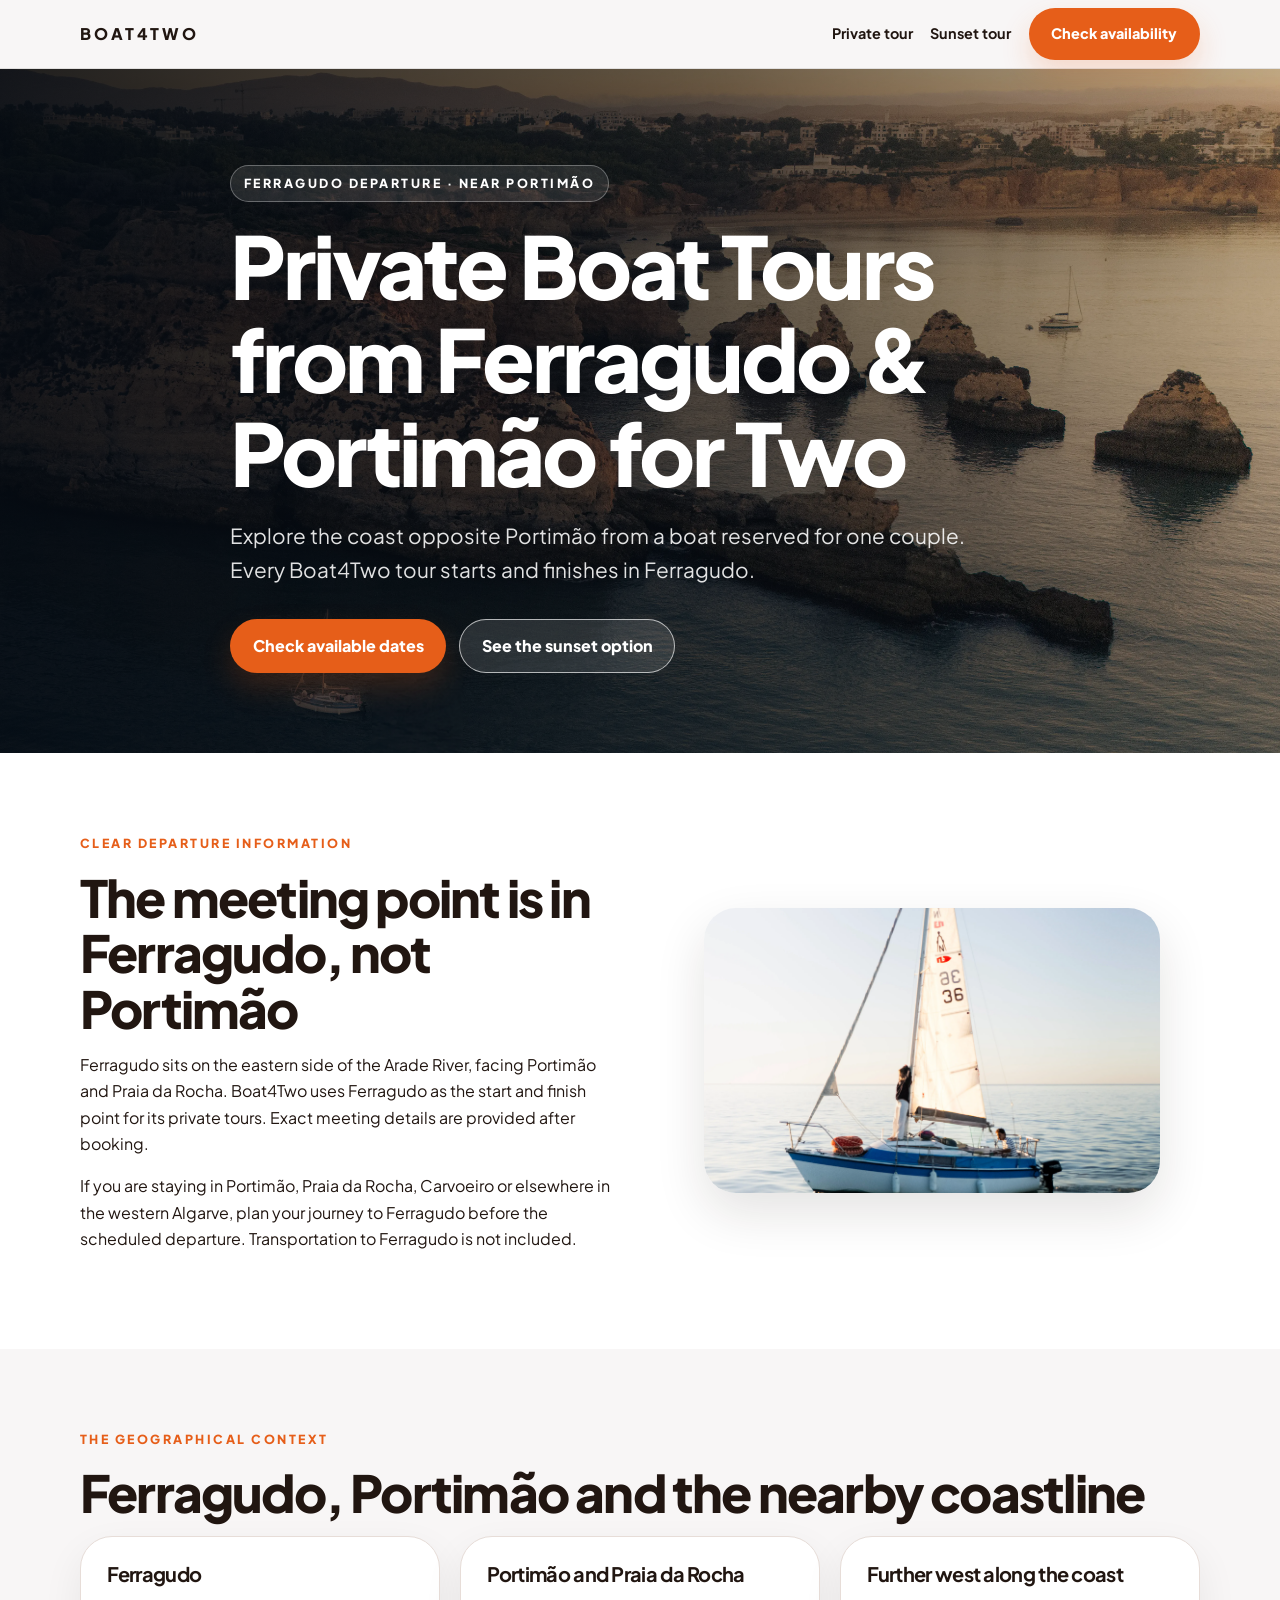
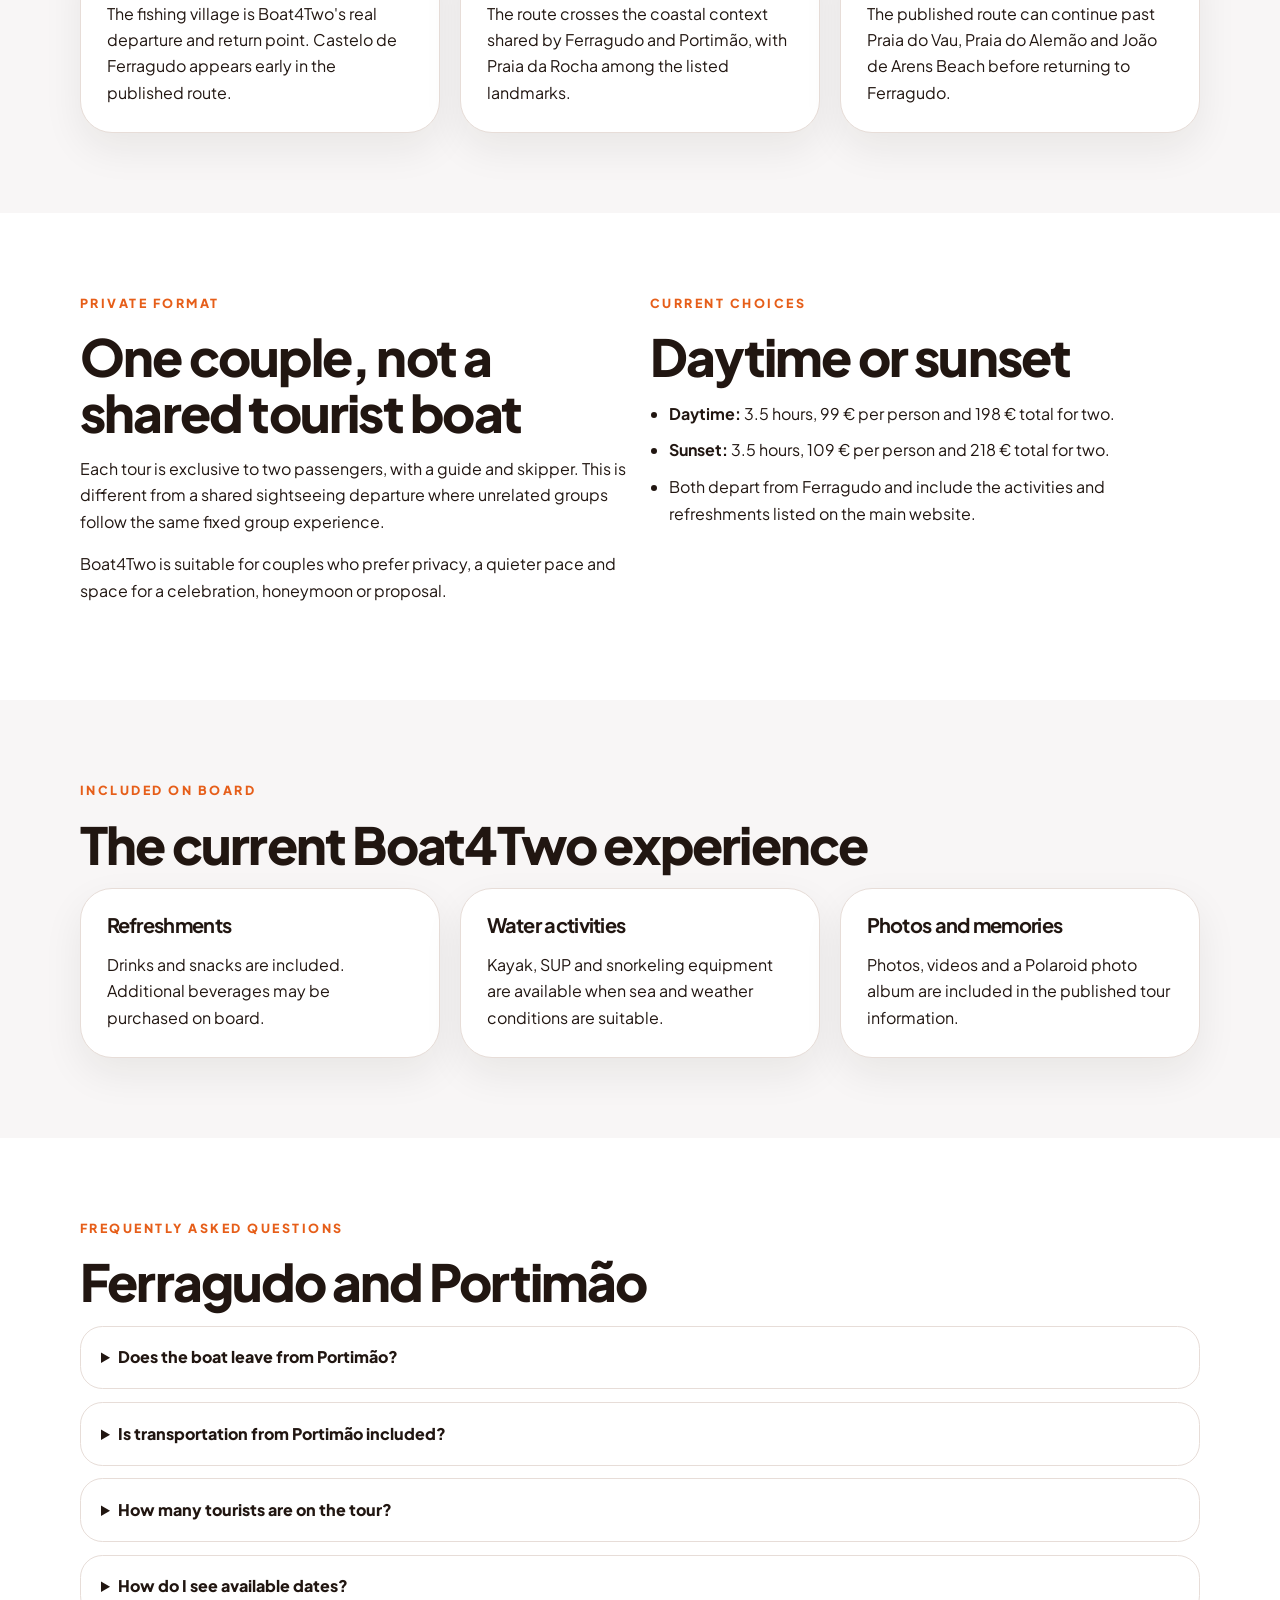
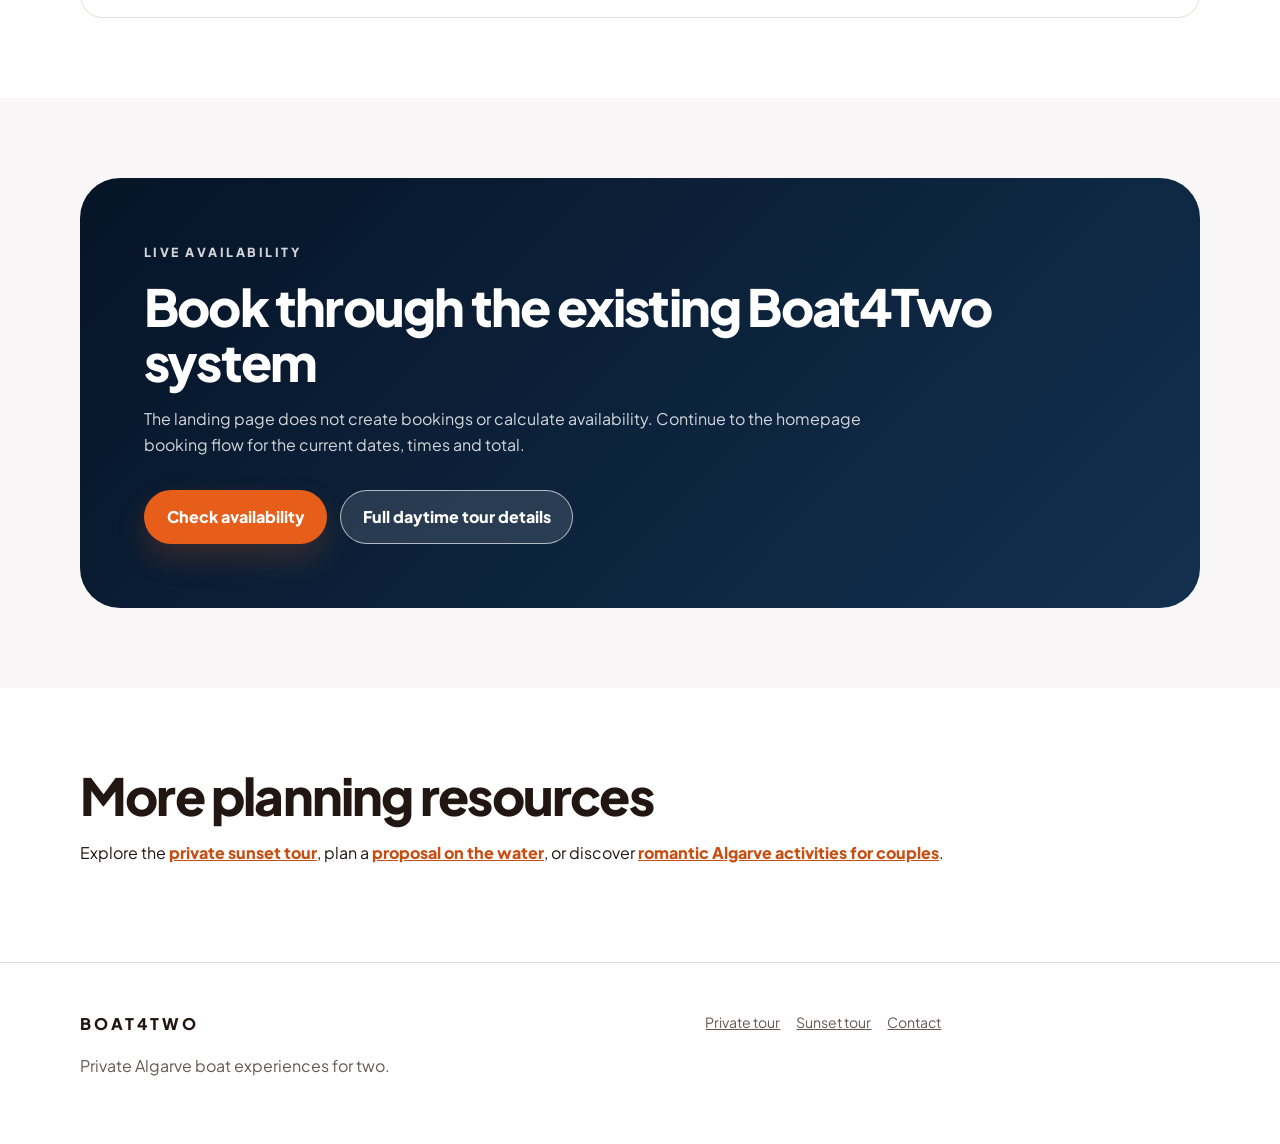
<file: private-boat-tour-portimao-ferragudo/index.html>
<!doctype html>
<html lang="en">
<head>
  <meta charset="utf-8">
  <meta name="viewport" content="width=device-width, initial-scale=1">
  <title>Private Boat Tour Portimão &amp; Ferragudo for Couples | Boat4Two</title>
  <meta name="description" content="Private boat tours for two departing from Ferragudo, beside Portimão, with daytime and sunset experiences along the Algarve coast.">
  <link rel="canonical" href="https://boat4two.com/private-boat-tour-portimao-ferragudo/">
  <meta property="og:type" content="website">
  <meta property="og:site_name" content="Boat4Two">
  <meta property="og:title" content="Private Boat Tour Portimão &amp; Ferragudo for Couples | Boat4Two">
  <meta property="og:description" content="A private Algarve boat experience for two, starting and finishing in Ferragudo near Portimão.">
  <meta property="og:url" content="https://boat4two.com/private-boat-tour-portimao-ferragudo/">
  <meta property="og:image" content="https://boat4two.com/images-boat4two/barco%20drone%20rochas.webp">
  <meta name="twitter:card" content="summary_large_image">
  <link rel="icon" href="/favicon.ico" sizes="any">
  <link rel="preconnect" href="https://fonts.googleapis.com">
  <link rel="preconnect" href="https://fonts.gstatic.com" crossorigin>
  <link href="https://fonts.googleapis.com/css2?family=Plus+Jakarta+Sans:wght@400;500;700;800&display=swap" rel="stylesheet">
  <link rel="stylesheet" href="/seo.css">
  <script type="application/ld+json">
  {
    "@context": "https://schema.org",
    "@type": "TouristTrip",
    "@id": "https://boat4two.com/private-boat-tour-portimao-ferragudo/#tour",
    "name": "Private Boat Tour from Ferragudo near Portimão for Two",
    "description": "A private 3.5-hour daytime boat tour for two guests, starting and finishing in Ferragudo and following the nearby Portimão coastline.",
    "duration": "PT3H30M",
    "touristType": "Couples and two guests seeking a private coastal experience",
    "provider": { "@id": "https://boat4two.com/#business" },
    "offers": {
      "@type": "Offer",
      "url": "https://boat4two.com/#select-tour-popup",
      "price": "198.00",
      "priceCurrency": "EUR",
      "description": "Current daytime tour total for two guests; 99 EUR per person."
    }
  }
  </script>
</head>
<body>
  <header class="site-header"><nav class="nav" aria-label="Main navigation"><a class="brand" href="/">BOAT4TWO</a><div class="nav-links"><a href="/private-boat-tour-algarve/">Private tour</a><a href="/private-sunset-boat-tour-algarve/">Sunset tour</a><a class="button" href="https://boat4two.com/#select-tour-popup">Check availability</a></div></nav></header>

  <main>
    <section class="hero">
      <img class="hero-image" src="/images-boat4two/barco%20drone%20rochas.webp" width="4769" height="5961" alt="Private boat following the Algarve coast near Ferragudo and Portimão">
      <div class="container hero-content">
        <p class="eyebrow">Ferragudo departure · Near Portimão</p>
        <h1>Private Boat Tours from Ferragudo &amp; Portimão for Two</h1>
        <p class="lead">Explore the coast opposite Portimão from a boat reserved for one couple. Every Boat4Two tour starts and finishes in Ferragudo.</p>
        <div class="actions"><a class="button" href="https://boat4two.com/#select-tour-popup">Check available dates</a><a class="button button-secondary" href="/private-sunset-boat-tour-algarve/">See the sunset option</a></div>
      </div>
    </section>

    <section class="section section-white">
      <div class="container split">
        <div>
          <p class="eyebrow">Clear departure information</p>
          <h2>The meeting point is in Ferragudo, not Portimão</h2>
          <p>Ferragudo sits on the eastern side of the Arade River, facing Portimão and Praia da Rocha. Boat4Two uses Ferragudo as the start and finish point for its private tours. Exact meeting details are provided after booking.</p>
          <p>If you are staying in Portimão, Praia da Rocha, Carvoeiro or elsewhere in the western Algarve, plan your journey to Ferragudo before the scheduled departure. Transportation to Ferragudo is not included.</p>
        </div>
        <figure class="feature-image"><img src="/images-boat4two/barco%20vogue.webp" width="3778" height="4722" alt="Boat4Two private sailing experience departing from Ferragudo Algarve"></figure>
      </div>
    </section>

    <section class="section">
      <div class="container">
        <p class="eyebrow">The geographical context</p>
        <h2>Ferragudo, Portimão and the nearby coastline</h2>
        <div class="grid-3">
          <article class="card"><h3>Ferragudo</h3><p>The fishing village is Boat4Two's real departure and return point. Castelo de Ferragudo appears early in the published route.</p></article>
          <article class="card"><h3>Portimão and Praia da Rocha</h3><p>The route crosses the coastal context shared by Ferragudo and Portimão, with Praia da Rocha among the listed landmarks.</p></article>
          <article class="card"><h3>Further west along the coast</h3><p>The published route can continue past Praia do Vau, Praia do Alemão and João de Arens Beach before returning to Ferragudo.</p></article>
        </div>
      </div>
    </section>

    <section class="section section-white">
      <div class="container grid-2">
        <article><p class="eyebrow">Private format</p><h2>One couple, not a shared tourist boat</h2><p>Each tour is exclusive to two passengers, with a guide and skipper. This is different from a shared sightseeing departure where unrelated groups follow the same fixed group experience.</p><p>Boat4Two is suitable for couples who prefer privacy, a quieter pace and space for a celebration, honeymoon or proposal.</p></article>
        <article><p class="eyebrow">Current choices</p><h2>Daytime or sunset</h2><ul class="check-list"><li><strong>Daytime:</strong> 3.5 hours, 99 € per person and 198 € total for two.</li><li><strong>Sunset:</strong> 3.5 hours, 109 € per person and 218 € total for two.</li><li>Both depart from Ferragudo and include the activities and refreshments listed on the main website.</li></ul></article>
      </div>
    </section>

    <section class="section">
      <div class="container">
        <p class="eyebrow">Included on board</p>
        <h2>The current Boat4Two experience</h2>
        <div class="grid-3">
          <article class="card"><h3>Refreshments</h3><p>Drinks and snacks are included. Additional beverages may be purchased on board.</p></article>
          <article class="card"><h3>Water activities</h3><p>Kayak, SUP and snorkeling equipment are available when sea and weather conditions are suitable.</p></article>
          <article class="card"><h3>Photos and memories</h3><p>Photos, videos and a Polaroid photo album are included in the published tour information.</p></article>
        </div>
      </div>
    </section>

    <section class="section section-white">
      <div class="container"><p class="eyebrow">Frequently asked questions</p><h2>Ferragudo and Portimão</h2><div class="faq">
        <details><summary>Does the boat leave from Portimão?</summary><p>No. Boat4Two tours start and finish in Ferragudo, on the opposite side of the river from Portimão.</p></details>
        <details><summary>Is transportation from Portimão included?</summary><p>No. Transportation to Ferragudo is not included.</p></details>
        <details><summary>How many tourists are on the tour?</summary><p>The tour is reserved for two passengers only, accompanied by a guide and skipper.</p></details>
        <details><summary>How do I see available dates?</summary><p>Use the existing booking calendar on the Boat4Two homepage. It provides the current availability and available times.</p></details>
      </div></div>
    </section>

    <section class="section"><div class="container cta"><p class="eyebrow">Live availability</p><h2>Book through the existing Boat4Two system</h2><p>The landing page does not create bookings or calculate availability. Continue to the homepage booking flow for the current dates, times and total.</p><div class="actions"><a class="button" href="https://boat4two.com/#select-tour-popup">Check availability</a><a class="button button-secondary" href="/private-boat-tour-algarve/">Full daytime tour details</a></div></div></section>

    <section class="section section-white related"><div class="container"><h2>More planning resources</h2><p>Explore the <a href="/private-sunset-boat-tour-algarve/">private sunset tour</a>, plan a <a href="/marriage-proposal-boat-algarve/">proposal on the water</a>, or discover <a href="/romantic-things-to-do-algarve-couples/">romantic Algarve activities for couples</a>.</p></div></section>
  </main>

  <footer class="site-footer"><div class="container footer-grid"><div><a class="brand" href="/">BOAT4TWO</a><p class="muted">Private Algarve boat experiences for two.</p></div><nav class="footer-links" aria-label="Footer navigation"><a href="/private-boat-tour-algarve/">Private tour</a><a href="/private-sunset-boat-tour-algarve/">Sunset tour</a><a href="https://boat4two.com/#contact-cta">Contact</a></nav></div></footer>
</body>
</html>
</file>
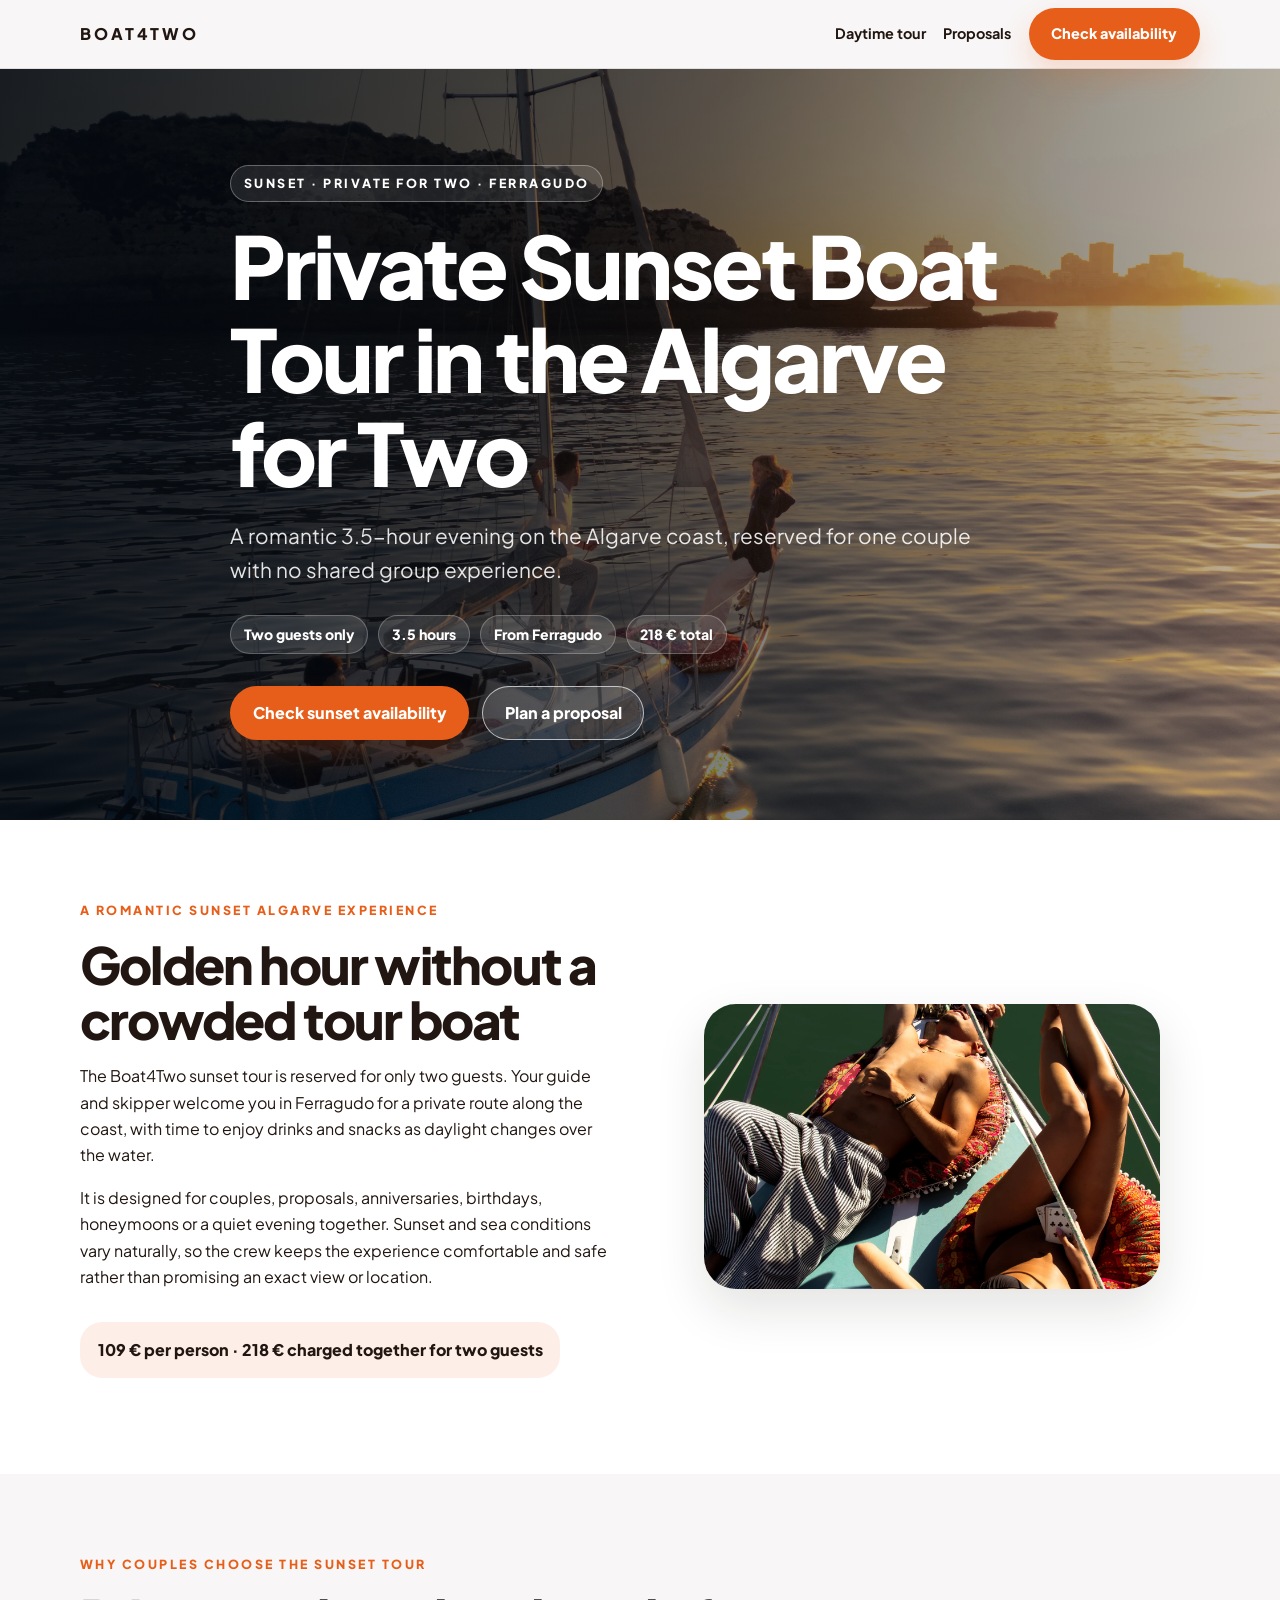
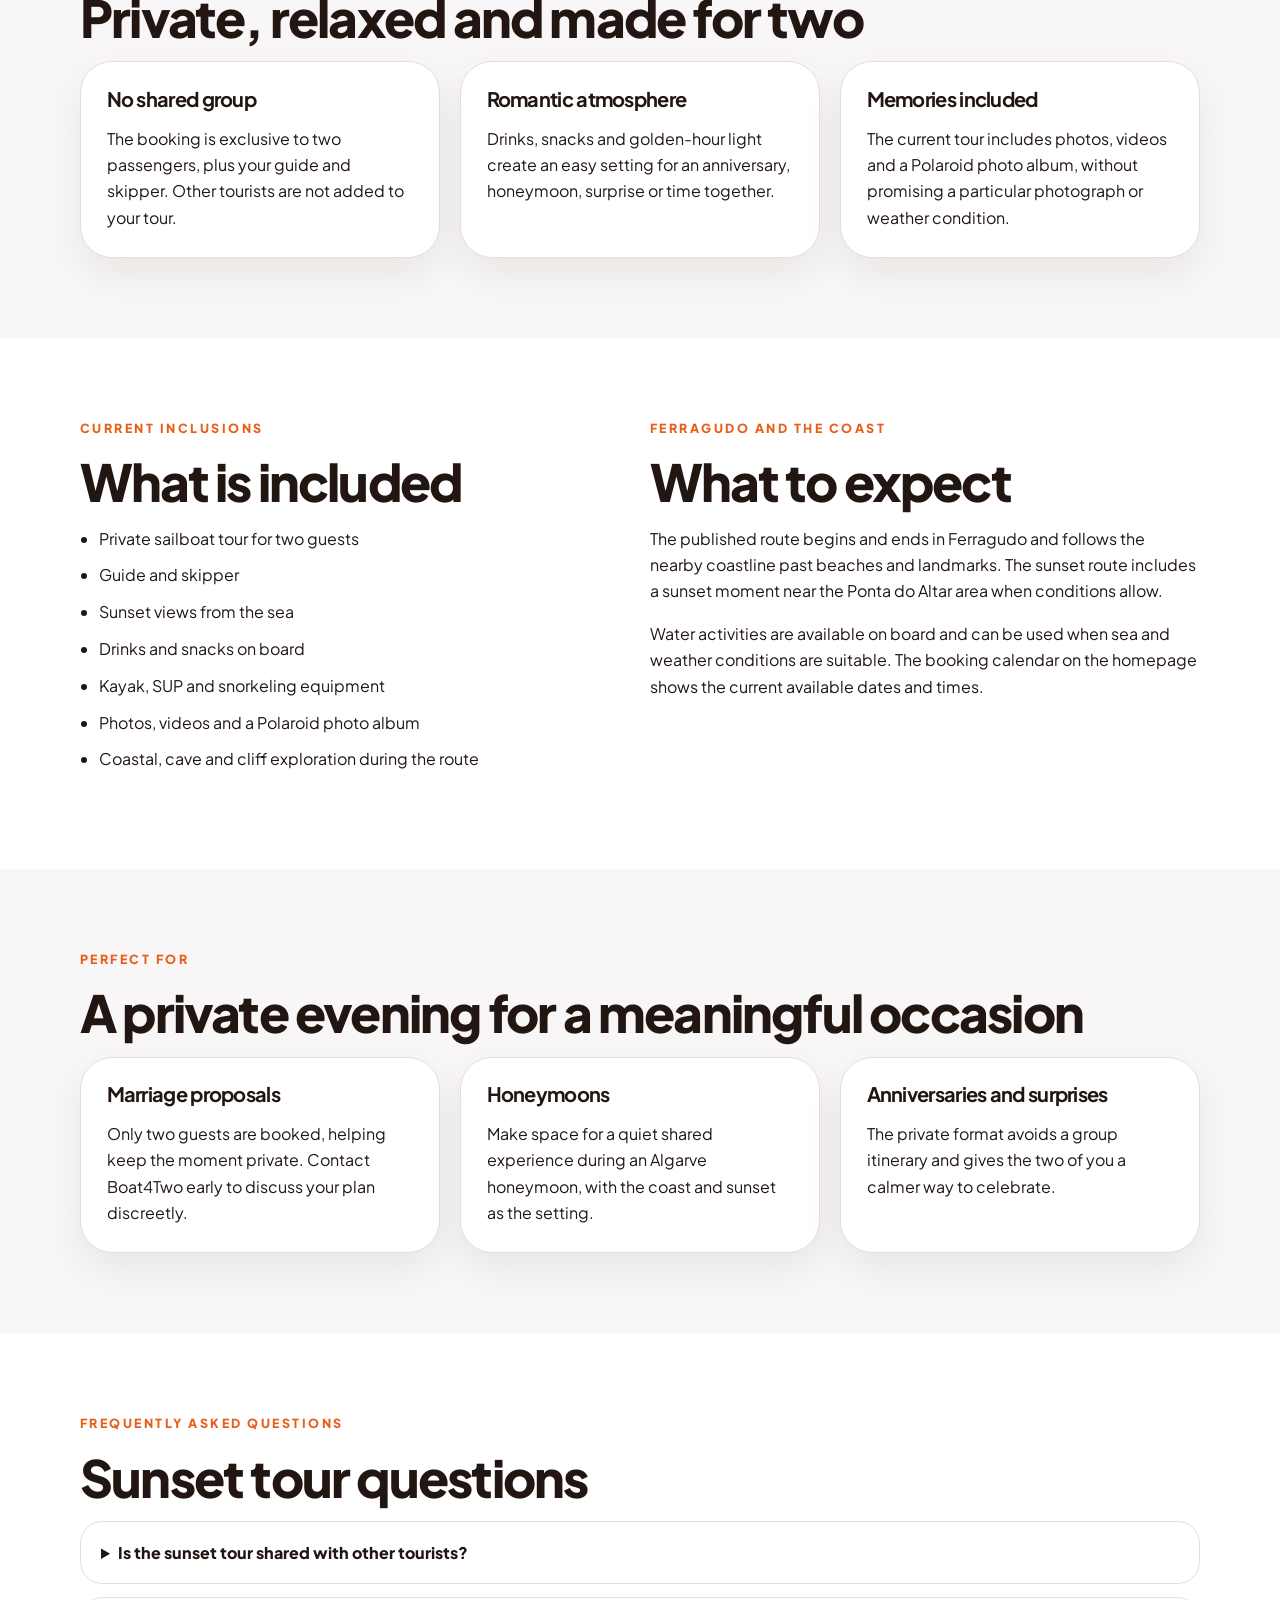
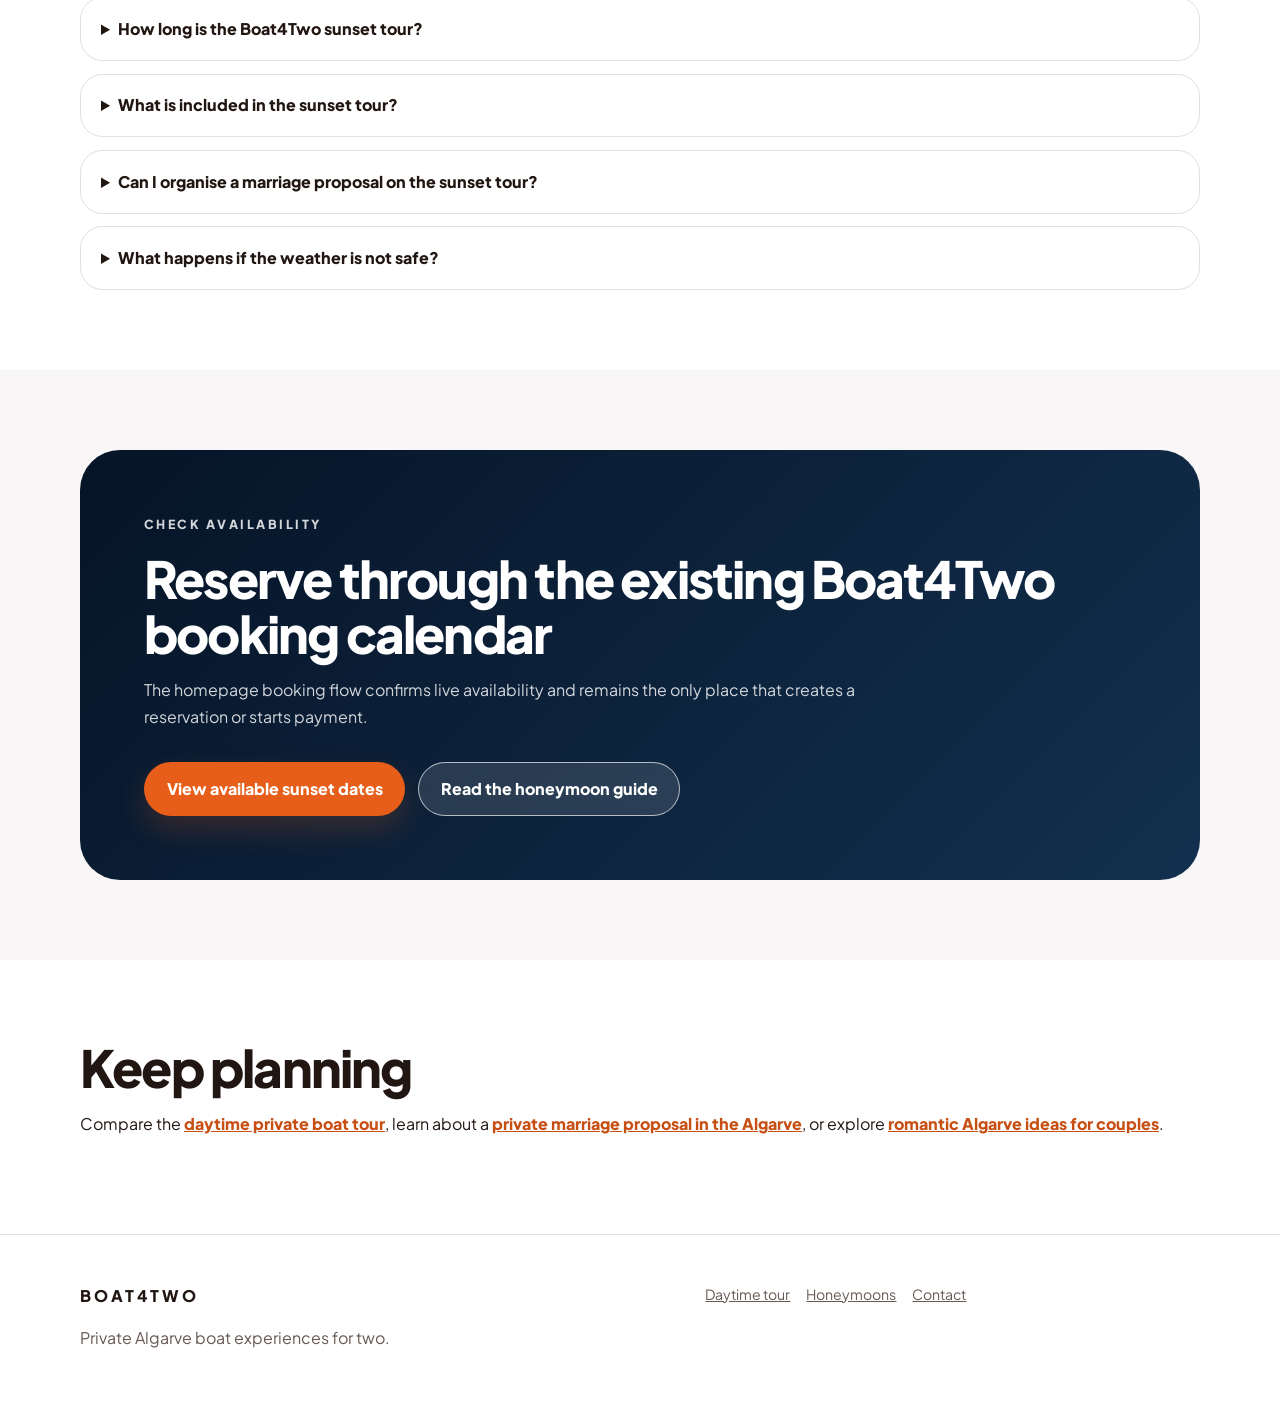
<file: private-sunset-boat-tour-algarve/index.html>
<!doctype html>
<html lang="en">
<head>
  <meta charset="utf-8">
  <meta name="viewport" content="width=device-width, initial-scale=1">
  <title>Private Sunset Boat Tour Algarve for Couples | Boat4Two</title>
  <meta name="description" content="A completely private 3.5-hour Algarve sunset boat tour for one couple, departing from Ferragudo with drinks, snacks, activities and photos included.">
  <link rel="canonical" href="https://boat4two.com/private-sunset-boat-tour-algarve/">
  <meta property="og:type" content="website">
  <meta property="og:site_name" content="Boat4Two">
  <meta property="og:title" content="Private Sunset Boat Tour Algarve for Couples | Boat4Two">
  <meta property="og:description" content="A romantic Algarve sunset experience with one couple and no shared group.">
  <meta property="og:url" content="https://boat4two.com/private-sunset-boat-tour-algarve/">
  <meta property="og:image" content="https://boat4two.com/images-boat4two/por%20do%20sol%20barco.webp">
  <meta name="twitter:card" content="summary_large_image">
  <link rel="icon" href="/favicon.ico" sizes="any">
  <link rel="preconnect" href="https://fonts.googleapis.com">
  <link rel="preconnect" href="https://fonts.gstatic.com" crossorigin>
  <link href="https://fonts.googleapis.com/css2?family=Plus+Jakarta+Sans:wght@400;500;700;800&display=swap" rel="stylesheet">
  <link rel="stylesheet" href="/seo.css">
  <script type="application/ld+json">
  {
    "@context": "https://schema.org",
    "@graph": [
      {
        "@type": "TouristTrip",
        "@id": "https://boat4two.com/private-sunset-boat-tour-algarve/#tour",
        "name": "Private Sunset Boat Tour in the Algarve for Two",
        "description": "A completely private 3.5-hour sunset boat tour for two guests, departing from Ferragudo along the Algarve coast.",
        "duration": "PT3H30M",
        "touristType": "Couples, honeymooners and two guests seeking a private sunset experience",
        "provider": { "@id": "https://boat4two.com/#business" },
        "offers": {
          "@type": "Offer",
          "url": "https://boat4two.com/#select-tour-popup",
          "price": "218.00",
          "priceCurrency": "EUR",
          "description": "Total price for two guests; 109 EUR per person."
        }
      },
      {
        "@type": "FAQPage",
        "@id": "https://boat4two.com/private-sunset-boat-tour-algarve/#faq",
        "mainEntity": [
          {
            "@type": "Question",
            "name": "Is the sunset tour shared with other tourists?",
            "acceptedAnswer": { "@type": "Answer", "text": "No. The sunset tour is completely private and reserved for only two guests." }
          },
          {
            "@type": "Question",
            "name": "How long is the Boat4Two sunset tour?",
            "acceptedAnswer": { "@type": "Answer", "text": "The current sunset tour lasts 3.5 hours and departs from Ferragudo." }
          },
          {
            "@type": "Question",
            "name": "What is included in the sunset tour?",
            "acceptedAnswer": { "@type": "Answer", "text": "Drinks, snacks, kayak, SUP, snorkeling gear, photos, videos and a Polaroid photo album are included, together with sunset views from the sea." }
          },
          {
            "@type": "Question",
            "name": "Can I organise a marriage proposal on the sunset tour?",
            "acceptedAnswer": { "@type": "Answer", "text": "The private two-guest format is suitable for proposals. Contact Boat4Two before booking to discuss the timing and any available arrangements." }
          }
        ]
      }
    ]
  }
  </script>
</head>
<body>
  <header class="site-header">
    <nav class="nav" aria-label="Main navigation">
      <a class="brand" href="/">BOAT4TWO</a>
      <div class="nav-links">
        <a href="/private-boat-tour-algarve/">Daytime tour</a>
        <a href="/marriage-proposal-boat-algarve/">Proposals</a>
        <a class="button" href="https://boat4two.com/#select-tour-popup">Check availability</a>
      </div>
    </nav>
  </header>

  <main>
    <section class="hero">
      <img class="hero-image" src="/images-boat4two/por%20do%20sol%20barco.webp" width="4838" height="6048" alt="Couple enjoying a private sunset boat tour in the Algarve">
      <div class="container hero-content">
        <p class="eyebrow">Sunset · Private for two · Ferragudo</p>
        <h1>Private Sunset Boat Tour in the Algarve for Two</h1>
        <p class="lead">A romantic 3.5-hour evening on the Algarve coast, reserved for one couple with no shared group experience.</p>
        <ul class="facts" aria-label="Tour facts">
          <li>Two guests only</li>
          <li>3.5 hours</li>
          <li>From Ferragudo</li>
          <li>218 € total</li>
        </ul>
        <div class="actions">
          <a class="button" href="https://boat4two.com/#select-tour-popup">Check sunset availability</a>
          <a class="button button-secondary" href="/marriage-proposal-boat-algarve/">Plan a proposal</a>
        </div>
      </div>
    </section>

    <section class="section section-white">
      <div class="container split">
        <div>
          <p class="eyebrow">A romantic sunset Algarve experience</p>
          <h2>Golden hour without a crowded tour boat</h2>
          <p>The Boat4Two sunset tour is reserved for only two guests. Your guide and skipper welcome you in Ferragudo for a private route along the coast, with time to enjoy drinks and snacks as daylight changes over the water.</p>
          <p>It is designed for couples, proposals, anniversaries, birthdays, honeymoons or a quiet evening together. Sunset and sea conditions vary naturally, so the crew keeps the experience comfortable and safe rather than promising an exact view or location.</p>
          <p class="price">109 € per person · 218 € charged together for two guests</p>
        </div>
        <figure class="feature-image"><img src="/images-boat4two/os%20dois%20deitados.webp" width="3200" height="4000" alt="Couple relaxing together during a private Algarve sunset tour"></figure>
      </div>
    </section>

    <section class="section">
      <div class="container">
        <p class="eyebrow">Why couples choose the sunset tour</p>
        <h2>Private, relaxed and made for two</h2>
        <div class="grid-3">
          <article class="card"><h3>No shared group</h3><p>The booking is exclusive to two passengers, plus your guide and skipper. Other tourists are not added to your tour.</p></article>
          <article class="card"><h3>Romantic atmosphere</h3><p>Drinks, snacks and golden-hour light create an easy setting for an anniversary, honeymoon, surprise or time together.</p></article>
          <article class="card"><h3>Memories included</h3><p>The current tour includes photos, videos and a Polaroid photo album, without promising a particular photograph or weather condition.</p></article>
        </div>
      </div>
    </section>

    <section class="section section-white">
      <div class="container grid-2">
        <article>
          <p class="eyebrow">Current inclusions</p>
          <h2>What is included</h2>
          <ul class="check-list">
            <li>Private sailboat tour for two guests</li>
            <li>Guide and skipper</li>
            <li>Sunset views from the sea</li>
            <li>Drinks and snacks on board</li>
            <li>Kayak, SUP and snorkeling equipment</li>
            <li>Photos, videos and a Polaroid photo album</li>
            <li>Coastal, cave and cliff exploration during the route</li>
          </ul>
        </article>
        <article>
          <p class="eyebrow">Ferragudo and the coast</p>
          <h2>What to expect</h2>
          <p>The published route begins and ends in Ferragudo and follows the nearby coastline past beaches and landmarks. The sunset route includes a sunset moment near the Ponta do Altar area when conditions allow.</p>
          <p>Water activities are available on board and can be used when sea and weather conditions are suitable. The booking calendar on the homepage shows the current available dates and times.</p>
        </article>
      </div>
    </section>

    <section class="section">
      <div class="container">
        <p class="eyebrow">Perfect for</p>
        <h2>A private evening for a meaningful occasion</h2>
        <div class="grid-3">
          <article class="card"><h3>Marriage proposals</h3><p>Only two guests are booked, helping keep the moment private. Contact Boat4Two early to discuss your plan discreetly.</p></article>
          <article class="card"><h3>Honeymoons</h3><p>Make space for a quiet shared experience during an Algarve honeymoon, with the coast and sunset as the setting.</p></article>
          <article class="card"><h3>Anniversaries and surprises</h3><p>The private format avoids a group itinerary and gives the two of you a calmer way to celebrate.</p></article>
        </div>
      </div>
    </section>

    <section class="section section-white" id="faq">
      <div class="container">
        <p class="eyebrow">Frequently asked questions</p>
        <h2>Sunset tour questions</h2>
        <div class="faq">
          <details><summary>Is the sunset tour shared with other tourists?</summary><p>No. The sunset tour is completely private and reserved for only two guests.</p></details>
          <details><summary>How long is the Boat4Two sunset tour?</summary><p>The current sunset tour lasts 3.5 hours and departs from Ferragudo.</p></details>
          <details><summary>What is included in the sunset tour?</summary><p>Drinks, snacks, kayak, SUP, snorkeling gear, photos, videos and a Polaroid photo album are included, together with sunset views from the sea.</p></details>
          <details><summary>Can I organise a marriage proposal on the sunset tour?</summary><p>The private two-guest format is suitable for proposals. Contact Boat4Two before booking to discuss the timing and any available arrangements.</p></details>
          <details><summary>What happens if the weather is not safe?</summary><p>If Boat4Two cancels for weather or safety reasons, you may reschedule or receive a full refund.</p></details>
        </div>
      </div>
    </section>

    <section class="section">
      <div class="container cta">
        <p class="eyebrow">Check availability</p>
        <h2>Reserve through the existing Boat4Two booking calendar</h2>
        <p>The homepage booking flow confirms live availability and remains the only place that creates a reservation or starts payment.</p>
        <div class="actions">
          <a class="button" href="https://boat4two.com/#select-tour-popup">View available sunset dates</a>
          <a class="button button-secondary" href="/honeymoon-boat-tour-algarve/">Read the honeymoon guide</a>
        </div>
      </div>
    </section>

    <section class="section section-white related">
      <div class="container"><h2>Keep planning</h2><p>Compare the <a href="/private-boat-tour-algarve/">daytime private boat tour</a>, learn about a <a href="/marriage-proposal-boat-algarve/">private marriage proposal in the Algarve</a>, or explore <a href="/romantic-things-to-do-algarve-couples/">romantic Algarve ideas for couples</a>.</p></div>
    </section>
  </main>

  <footer class="site-footer"><div class="container footer-grid"><div><a class="brand" href="/">BOAT4TWO</a><p class="muted">Private Algarve boat experiences for two.</p></div><nav class="footer-links" aria-label="Footer navigation"><a href="/private-boat-tour-algarve/">Daytime tour</a><a href="/honeymoon-boat-tour-algarve/">Honeymoons</a><a href="https://boat4two.com/#contact-cta">Contact</a></nav></div></footer>
</body>
</html>
</file>
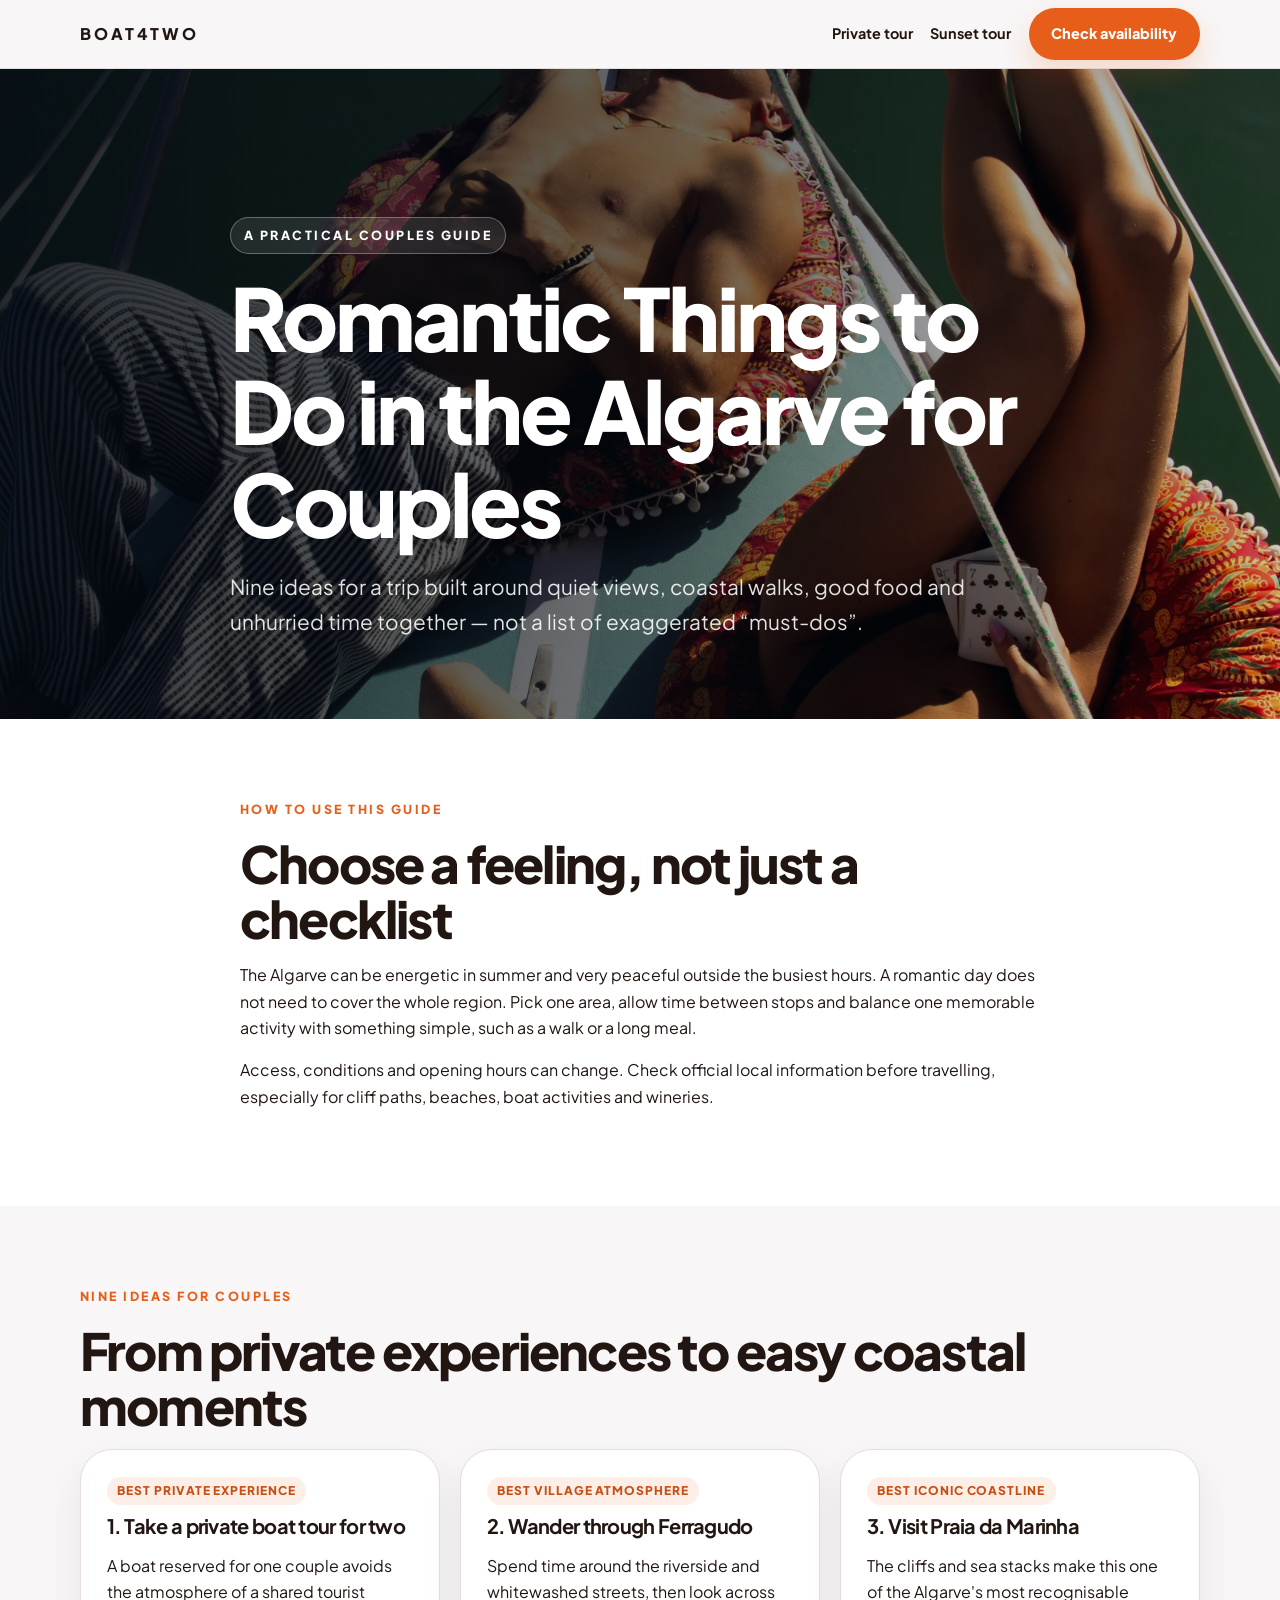
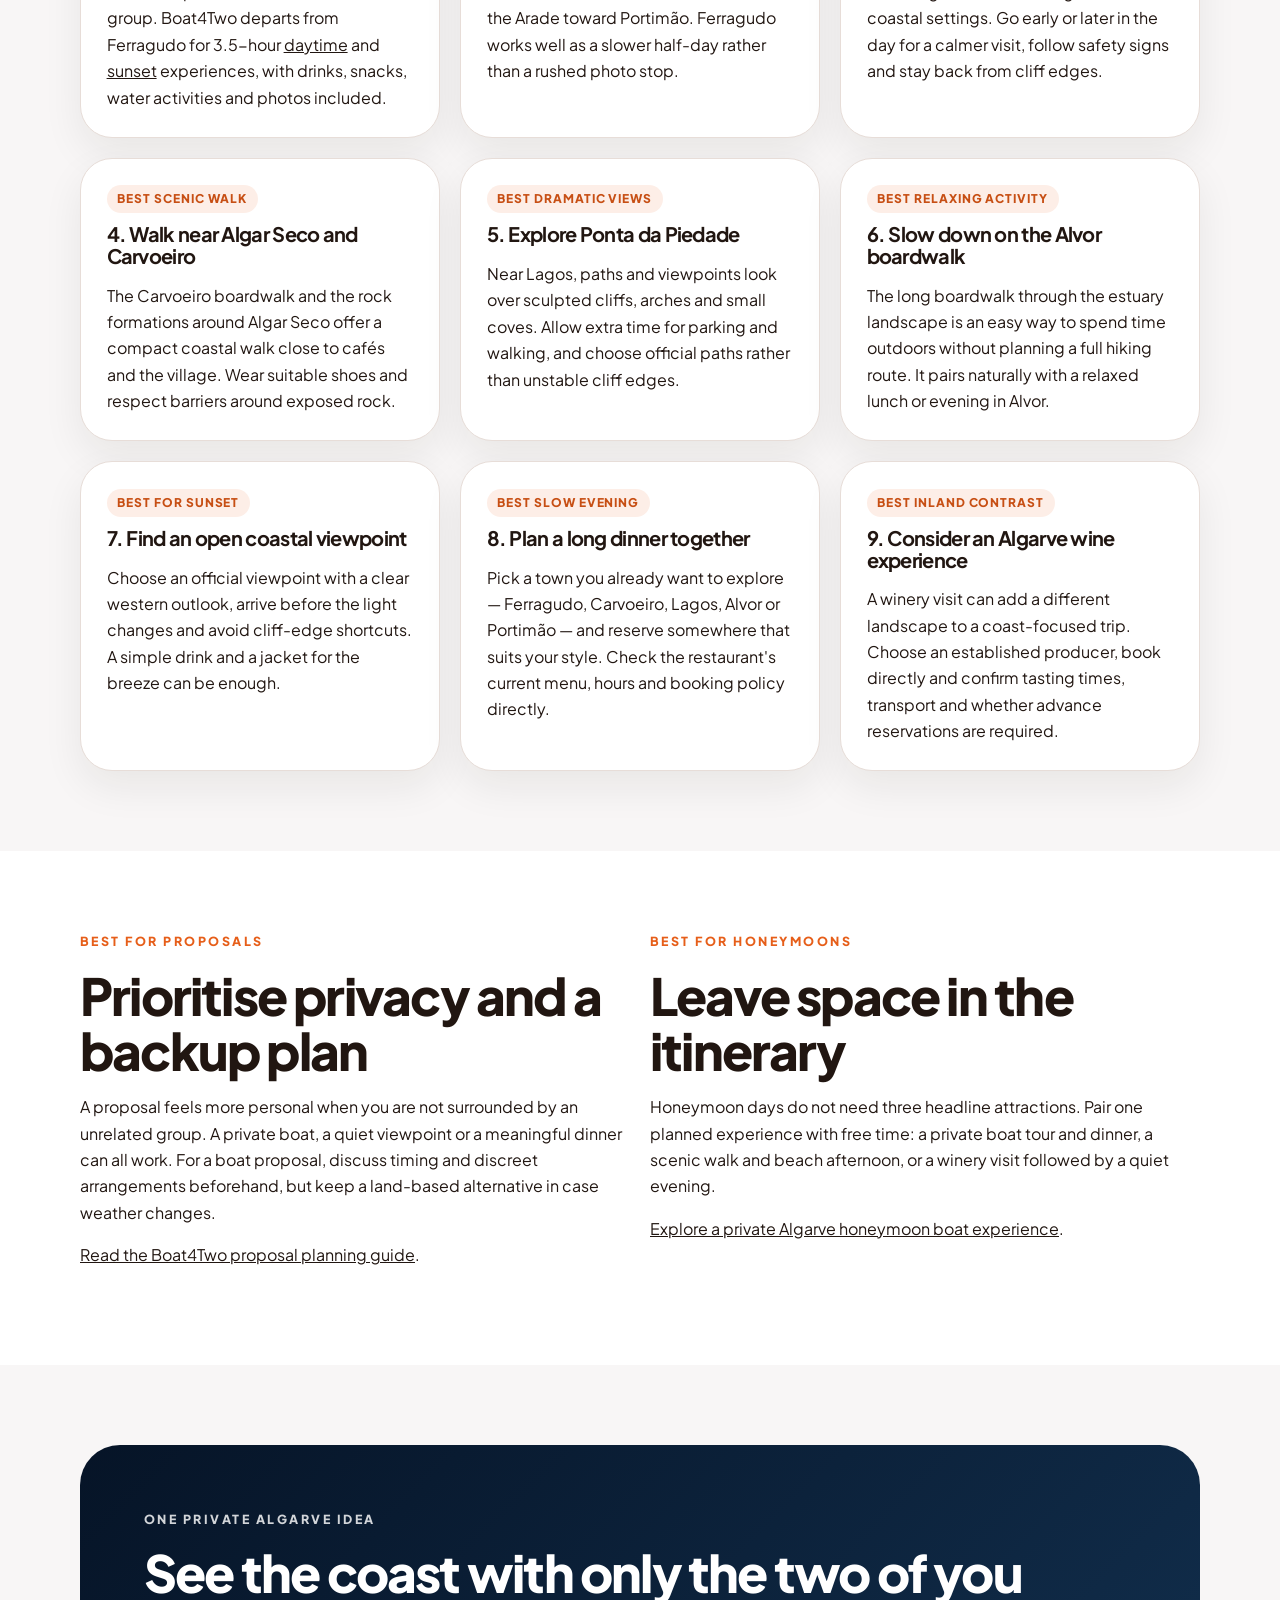
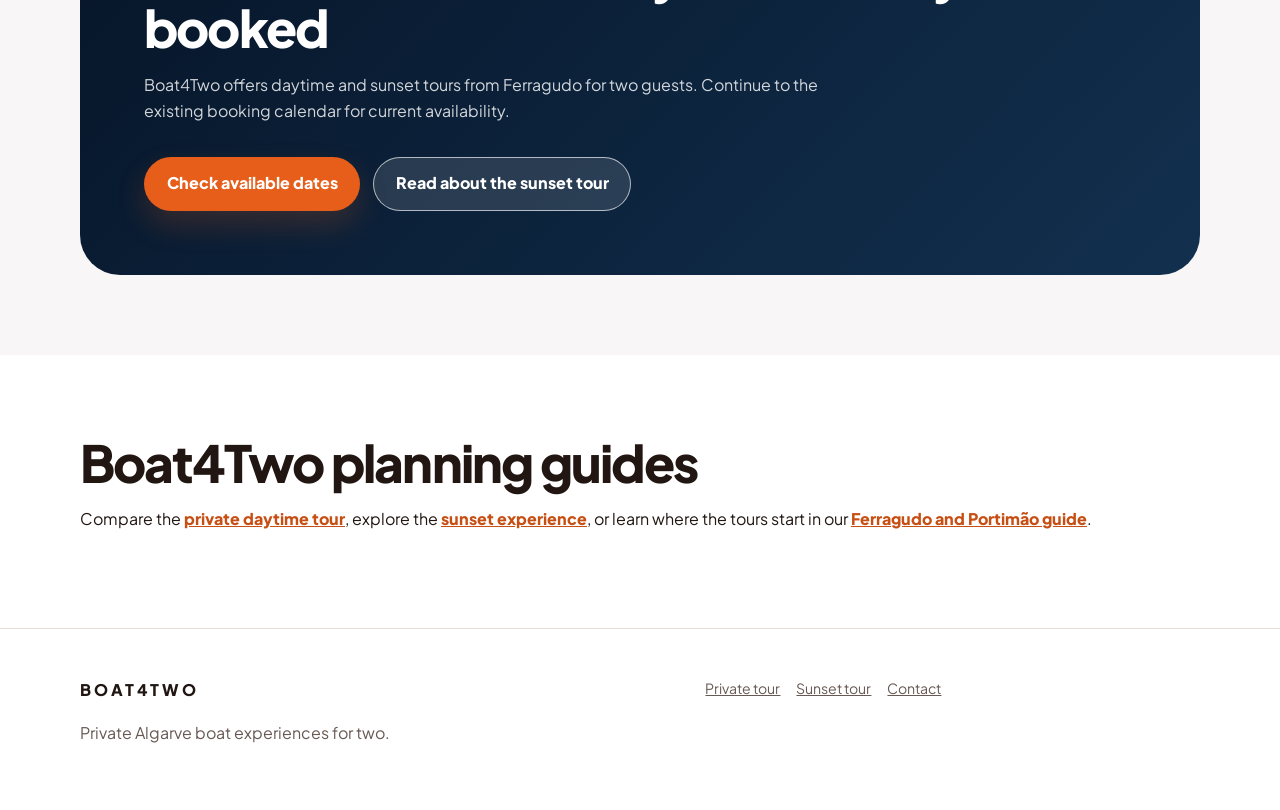
<file: romantic-things-to-do-algarve-couples/index.html>
<!doctype html>
<html lang="en">
<head>
  <meta charset="utf-8">
  <meta name="viewport" content="width=device-width, initial-scale=1">
  <title>Romantic Things to Do in Algarve for Couples | Boat4Two</title>
  <meta name="description" content="A practical guide to romantic Algarve experiences for couples, from Ferragudo and coastal walks to quiet beaches, sunsets and a private boat tour for two.">
  <link rel="canonical" href="https://boat4two.com/romantic-things-to-do-algarve-couples/">
  <meta property="og:type" content="article">
  <meta property="og:site_name" content="Boat4Two">
  <meta property="og:title" content="Romantic Things to Do in Algarve for Couples | Boat4Two">
  <meta property="og:description" content="Nine useful ideas for couples planning a romantic trip to the Algarve.">
  <meta property="og:url" content="https://boat4two.com/romantic-things-to-do-algarve-couples/">
  <meta property="og:image" content="https://boat4two.com/images-boat4two/os%20dois%20deitados.webp">
  <meta name="twitter:card" content="summary_large_image">
  <link rel="icon" href="/favicon.ico" sizes="any">
  <link rel="preconnect" href="https://fonts.googleapis.com">
  <link rel="preconnect" href="https://fonts.gstatic.com" crossorigin>
  <link href="https://fonts.googleapis.com/css2?family=Plus+Jakarta+Sans:wght@400;500;700;800&display=swap" rel="stylesheet">
  <link rel="stylesheet" href="/seo.css">
  <script type="application/ld+json">
  {
    "@context": "https://schema.org",
    "@type": "Article",
    "@id": "https://boat4two.com/romantic-things-to-do-algarve-couples/#article",
    "headline": "Romantic Things to Do in the Algarve for Couples",
    "description": "A practical guide to nine romantic Algarve experiences, including coastal walks, villages, beaches, sunset viewpoints and a private boat tour for two.",
    "mainEntityOfPage": "https://boat4two.com/romantic-things-to-do-algarve-couples/",
    "image": "https://boat4two.com/images-boat4two/os%20dois%20deitados.webp",
    "author": { "@id": "https://boat4two.com/#business" },
    "publisher": { "@id": "https://boat4two.com/#business" }
  }
  </script>
</head>
<body>
  <header class="site-header"><nav class="nav" aria-label="Main navigation"><a class="brand" href="/">BOAT4TWO</a><div class="nav-links"><a href="/private-boat-tour-algarve/">Private tour</a><a href="/private-sunset-boat-tour-algarve/">Sunset tour</a><a class="button" href="https://boat4two.com/#select-tour-popup">Check availability</a></div></nav></header>

  <main>
    <section class="hero">
      <img class="hero-image" src="/images-boat4two/os%20dois%20deitados.webp" width="3200" height="4000" alt="Couple relaxing during a private Algarve boat experience">
      <div class="container hero-content">
        <p class="eyebrow">A practical couples guide</p>
        <h1>Romantic Things to Do in the Algarve for Couples</h1>
        <p class="lead">Nine ideas for a trip built around quiet views, coastal walks, good food and unhurried time together — not a list of exaggerated “must-dos”.</p>
      </div>
    </section>

    <article>
      <section class="section section-white">
        <div class="container intro">
          <p class="eyebrow">How to use this guide</p>
          <h2>Choose a feeling, not just a checklist</h2>
          <p>The Algarve can be energetic in summer and very peaceful outside the busiest hours. A romantic day does not need to cover the whole region. Pick one area, allow time between stops and balance one memorable activity with something simple, such as a walk or a long meal.</p>
          <p>Access, conditions and opening hours can change. Check official local information before travelling, especially for cliff paths, beaches, boat activities and wineries.</p>
        </div>
      </section>

      <section class="section">
        <div class="container">
          <p class="eyebrow">Nine ideas for couples</p>
          <h2>From private experiences to easy coastal moments</h2>
          <div class="grid-3">
            <article class="card"><span class="category">Best private experience</span><h3>1. Take a private boat tour for two</h3><p>A boat reserved for one couple avoids the atmosphere of a shared tourist group. Boat4Two departs from Ferragudo for 3.5-hour <a href="/private-boat-tour-algarve/">daytime</a> and <a href="/private-sunset-boat-tour-algarve/">sunset</a> experiences, with drinks, snacks, water activities and photos included.</p></article>
            <article class="card"><span class="category">Best village atmosphere</span><h3>2. Wander through Ferragudo</h3><p>Spend time around the riverside and whitewashed streets, then look across the Arade toward Portimão. Ferragudo works well as a slower half-day rather than a rushed photo stop.</p></article>
            <article class="card"><span class="category">Best iconic coastline</span><h3>3. Visit Praia da Marinha</h3><p>The cliffs and sea stacks make this one of the Algarve's most recognisable coastal settings. Go early or later in the day for a calmer visit, follow safety signs and stay back from cliff edges.</p></article>
            <article class="card"><span class="category">Best scenic walk</span><h3>4. Walk near Algar Seco and Carvoeiro</h3><p>The Carvoeiro boardwalk and the rock formations around Algar Seco offer a compact coastal walk close to cafés and the village. Wear suitable shoes and respect barriers around exposed rock.</p></article>
            <article class="card"><span class="category">Best dramatic views</span><h3>5. Explore Ponta da Piedade</h3><p>Near Lagos, paths and viewpoints look over sculpted cliffs, arches and small coves. Allow extra time for parking and walking, and choose official paths rather than unstable cliff edges.</p></article>
            <article class="card"><span class="category">Best relaxing activity</span><h3>6. Slow down on the Alvor boardwalk</h3><p>The long boardwalk through the estuary landscape is an easy way to spend time outdoors without planning a full hiking route. It pairs naturally with a relaxed lunch or evening in Alvor.</p></article>
            <article class="card"><span class="category">Best for sunset</span><h3>7. Find an open coastal viewpoint</h3><p>Choose an official viewpoint with a clear western outlook, arrive before the light changes and avoid cliff-edge shortcuts. A simple drink and a jacket for the breeze can be enough.</p></article>
            <article class="card"><span class="category">Best slow evening</span><h3>8. Plan a long dinner together</h3><p>Pick a town you already want to explore — Ferragudo, Carvoeiro, Lagos, Alvor or Portimão — and reserve somewhere that suits your style. Check the restaurant's current menu, hours and booking policy directly.</p></article>
            <article class="card"><span class="category">Best inland contrast</span><h3>9. Consider an Algarve wine experience</h3><p>A winery visit can add a different landscape to a coast-focused trip. Choose an established producer, book directly and confirm tasting times, transport and whether advance reservations are required.</p></article>
          </div>
        </div>
      </section>

      <section class="section section-white">
        <div class="container grid-2">
          <article><p class="eyebrow">Best for proposals</p><h2>Prioritise privacy and a backup plan</h2><p>A proposal feels more personal when you are not surrounded by an unrelated group. A private boat, a quiet viewpoint or a meaningful dinner can all work. For a boat proposal, discuss timing and discreet arrangements beforehand, but keep a land-based alternative in case weather changes.</p><p><a href="/marriage-proposal-boat-algarve/">Read the Boat4Two proposal planning guide</a>.</p></article>
          <article><p class="eyebrow">Best for honeymoons</p><h2>Leave space in the itinerary</h2><p>Honeymoon days do not need three headline attractions. Pair one planned experience with free time: a private boat tour and dinner, a scenic walk and beach afternoon, or a winery visit followed by a quiet evening.</p><p><a href="/honeymoon-boat-tour-algarve/">Explore a private Algarve honeymoon boat experience</a>.</p></article>
        </div>
      </section>

      <section class="section">
        <div class="container cta">
          <p class="eyebrow">One private Algarve idea</p>
          <h2>See the coast with only the two of you booked</h2>
          <p>Boat4Two offers daytime and sunset tours from Ferragudo for two guests. Continue to the existing booking calendar for current availability.</p>
          <div class="actions"><a class="button" href="https://boat4two.com/#select-tour-popup">Check available dates</a><a class="button button-secondary" href="/private-sunset-boat-tour-algarve/">Read about the sunset tour</a></div>
        </div>
      </section>
    </article>

    <section class="section section-white related"><div class="container"><h2>Boat4Two planning guides</h2><p>Compare the <a href="/private-boat-tour-algarve/">private daytime tour</a>, explore the <a href="/private-sunset-boat-tour-algarve/">sunset experience</a>, or learn where the tours start in our <a href="/private-boat-tour-portimao-ferragudo/">Ferragudo and Portimão guide</a>.</p></div></section>
  </main>

  <footer class="site-footer"><div class="container footer-grid"><div><a class="brand" href="/">BOAT4TWO</a><p class="muted">Private Algarve boat experiences for two.</p></div><nav class="footer-links" aria-label="Footer navigation"><a href="/private-boat-tour-algarve/">Private tour</a><a href="/private-sunset-boat-tour-algarve/">Sunset tour</a><a href="https://boat4two.com/#contact-cta">Contact</a></nav></div></footer>
</body>
</html>
</file>
<file: seo.css>
:root {
  color-scheme: light;
  --primary: #e65e19;
  --primary-dark: #c74f14;
  --ink: #211611;
  --muted: #675953;
  --paper: #f8f6f6;
  --white: #ffffff;
  --line: #e7ddd8;
  --navy: #061427;
}

* {
  box-sizing: border-box;
}

html {
  scroll-behavior: smooth;
}

body {
  margin: 0;
  background: var(--paper);
  color: var(--ink);
  font-family: "Plus Jakarta Sans", system-ui, -apple-system, BlinkMacSystemFont, "Segoe UI", sans-serif;
  line-height: 1.65;
}

a {
  color: inherit;
}

img {
  display: block;
  height: auto;
  max-width: 100%;
}

.site-header {
  position: sticky;
  top: 0;
  z-index: 20;
  border-bottom: 1px solid rgba(33, 22, 17, 0.1);
  background: rgba(248, 246, 246, 0.94);
  backdrop-filter: blur(14px);
}

.nav,
.container {
  width: min(1120px, calc(100% - 2rem));
  margin-inline: auto;
}

.nav {
  display: flex;
  min-height: 68px;
  align-items: center;
  justify-content: space-between;
  gap: 1rem;
}

.brand {
  text-decoration: none;
  font-weight: 900;
  letter-spacing: 0.18em;
}

.nav-links {
  display: flex;
  align-items: center;
  gap: 1.1rem;
  font-size: 0.9rem;
  font-weight: 700;
}

.nav-links a {
  text-decoration: none;
}

.button {
  display: inline-flex;
  min-height: 52px;
  align-items: center;
  justify-content: center;
  border: 1px solid transparent;
  border-radius: 999px;
  padding: 0.8rem 1.35rem;
  background: var(--primary);
  color: white;
  font-weight: 900;
  text-decoration: none;
  box-shadow: 0 14px 30px rgba(230, 94, 25, 0.2);
}

.button:hover,
.button:focus-visible {
  background: var(--primary-dark);
}

.button-secondary {
  border-color: rgba(255, 255, 255, 0.65);
  background: rgba(255, 255, 255, 0.12);
  box-shadow: none;
}

.button-secondary:hover,
.button-secondary:focus-visible {
  background: white;
  color: var(--ink);
}

.hero {
  position: relative;
  display: grid;
  min-height: 650px;
  align-items: end;
  overflow: hidden;
  background: var(--navy);
  color: white;
}

.hero::after {
  position: absolute;
  inset: 0;
  content: "";
  background: linear-gradient(100deg, rgba(4, 10, 18, 0.88) 0%, rgba(4, 10, 18, 0.58) 52%, rgba(4, 10, 18, 0.18) 100%);
}

.hero-image {
  position: absolute;
  inset: 0;
  width: 100%;
  height: 100%;
  object-fit: cover;
}

.hero-content {
  position: relative;
  z-index: 1;
  max-width: 820px;
  padding-block: 6rem 5rem;
}

.eyebrow {
  margin: 0 0 1rem;
  color: var(--primary);
  font-size: 0.78rem;
  font-weight: 900;
  letter-spacing: 0.2em;
  text-transform: uppercase;
}

.hero .eyebrow {
  display: inline-flex;
  border: 1px solid rgba(255, 255, 255, 0.3);
  border-radius: 999px;
  padding: 0.45rem 0.8rem;
  background: rgba(255, 255, 255, 0.1);
  color: white;
}

h1,
h2,
h3 {
  margin-top: 0;
  line-height: 1.08;
  letter-spacing: -0.035em;
}

h1 {
  max-width: 900px;
  margin-bottom: 1.3rem;
  font-size: clamp(2.7rem, 7vw, 5.4rem);
  font-weight: 900;
}

h2 {
  margin-bottom: 1rem;
  font-size: clamp(2rem, 4vw, 3.2rem);
  font-weight: 900;
}

h3 {
  margin-bottom: 0.65rem;
  font-size: 1.25rem;
}

.lead {
  max-width: 760px;
  margin: 0;
  font-size: clamp(1.05rem, 2vw, 1.3rem);
  color: rgba(255, 255, 255, 0.88);
}

.actions {
  display: flex;
  flex-wrap: wrap;
  gap: 0.8rem;
  margin-top: 2rem;
}

.facts {
  display: flex;
  flex-wrap: wrap;
  gap: 0.65rem;
  margin: 1.7rem 0 0;
  padding: 0;
  list-style: none;
}

.facts li {
  border: 1px solid rgba(255, 255, 255, 0.24);
  border-radius: 999px;
  padding: 0.45rem 0.8rem;
  background: rgba(255, 255, 255, 0.12);
  font-size: 0.88rem;
  font-weight: 800;
}

.section {
  padding-block: 5rem;
}

.section-white {
  background: white;
}

.intro {
  max-width: 800px;
}

.grid-2,
.grid-3 {
  display: grid;
  gap: 1.25rem;
}

.grid-2 {
  grid-template-columns: repeat(2, minmax(0, 1fr));
}

.grid-3 {
  grid-template-columns: repeat(3, minmax(0, 1fr));
}

.card {
  border: 1px solid var(--line);
  border-radius: 2rem;
  padding: 1.6rem;
  background: white;
  box-shadow: 0 16px 40px rgba(33, 22, 17, 0.07);
}

.card p:last-child,
.card ul:last-child {
  margin-bottom: 0;
}

.feature-image {
  overflow: hidden;
  border-radius: 2rem;
  box-shadow: 0 20px 50px rgba(33, 22, 17, 0.12);
}

.feature-image img {
  width: 100%;
  aspect-ratio: 16 / 10;
  object-fit: cover;
}

.split {
  display: grid;
  grid-template-columns: 1fr 1fr;
  align-items: center;
  gap: 3rem;
}

.check-list {
  padding-left: 1.2rem;
}

.check-list li + li {
  margin-top: 0.65rem;
}

.price {
  display: inline-flex;
  margin-top: 1rem;
  border-radius: 1.4rem;
  padding: 0.9rem 1.1rem;
  background: rgba(230, 94, 25, 0.1);
  color: var(--ink);
  font-weight: 900;
}

.faq {
  display: grid;
  gap: 0.8rem;
}

.faq details {
  border: 1px solid var(--line);
  border-radius: 1.4rem;
  padding: 1.1rem 1.25rem;
  background: white;
}

.faq summary {
  cursor: pointer;
  font-weight: 900;
}

.faq p {
  margin-bottom: 0;
  color: var(--muted);
}

.category {
  display: inline-flex;
  margin-bottom: 0.65rem;
  border-radius: 999px;
  padding: 0.25rem 0.65rem;
  background: rgba(230, 94, 25, 0.1);
  color: var(--primary-dark);
  font-size: 0.75rem;
  font-weight: 900;
  text-transform: uppercase;
  letter-spacing: 0.08em;
}

.cta {
  border-radius: 2.5rem;
  padding: clamp(2rem, 5vw, 4rem);
  background: linear-gradient(135deg, var(--navy), #12304f);
  color: white;
}

.cta p {
  max-width: 720px;
  color: rgba(255, 255, 255, 0.82);
}

.related a {
  color: var(--primary-dark);
  font-weight: 800;
}

.site-footer {
  border-top: 1px solid var(--line);
  padding-block: 3rem;
  background: white;
}

.footer-grid {
  display: grid;
  grid-template-columns: 1.2fr 1fr;
  gap: 2rem;
}

.footer-links {
  display: flex;
  flex-wrap: wrap;
  gap: 0.7rem 1rem;
}

.footer-links a {
  color: var(--muted);
  font-size: 0.88rem;
}

.muted {
  color: var(--muted);
}

@media (max-width: 820px) {
  .nav-links a:not(.button) {
    display: none;
  }

  .hero {
    min-height: 590px;
  }

  .grid-2,
  .grid-3,
  .split,
  .footer-grid {
    grid-template-columns: 1fr;
  }

  .section {
    padding-block: 3.5rem;
  }
}

@media (max-width: 520px) {
  .nav,
  .container {
    width: min(100% - 1.25rem, 1120px);
  }

  .brand {
    font-size: 0.9rem;
  }

  .nav .button {
    min-height: 44px;
    padding: 0.55rem 0.9rem;
    font-size: 0.82rem;
  }

  .hero-content {
    padding-block: 4.5rem 3.5rem;
  }

  .actions {
    flex-direction: column;
  }

  .actions .button {
    width: 100%;
  }

  .card {
    border-radius: 1.5rem;
    padding: 1.3rem;
  }
}
</file>
